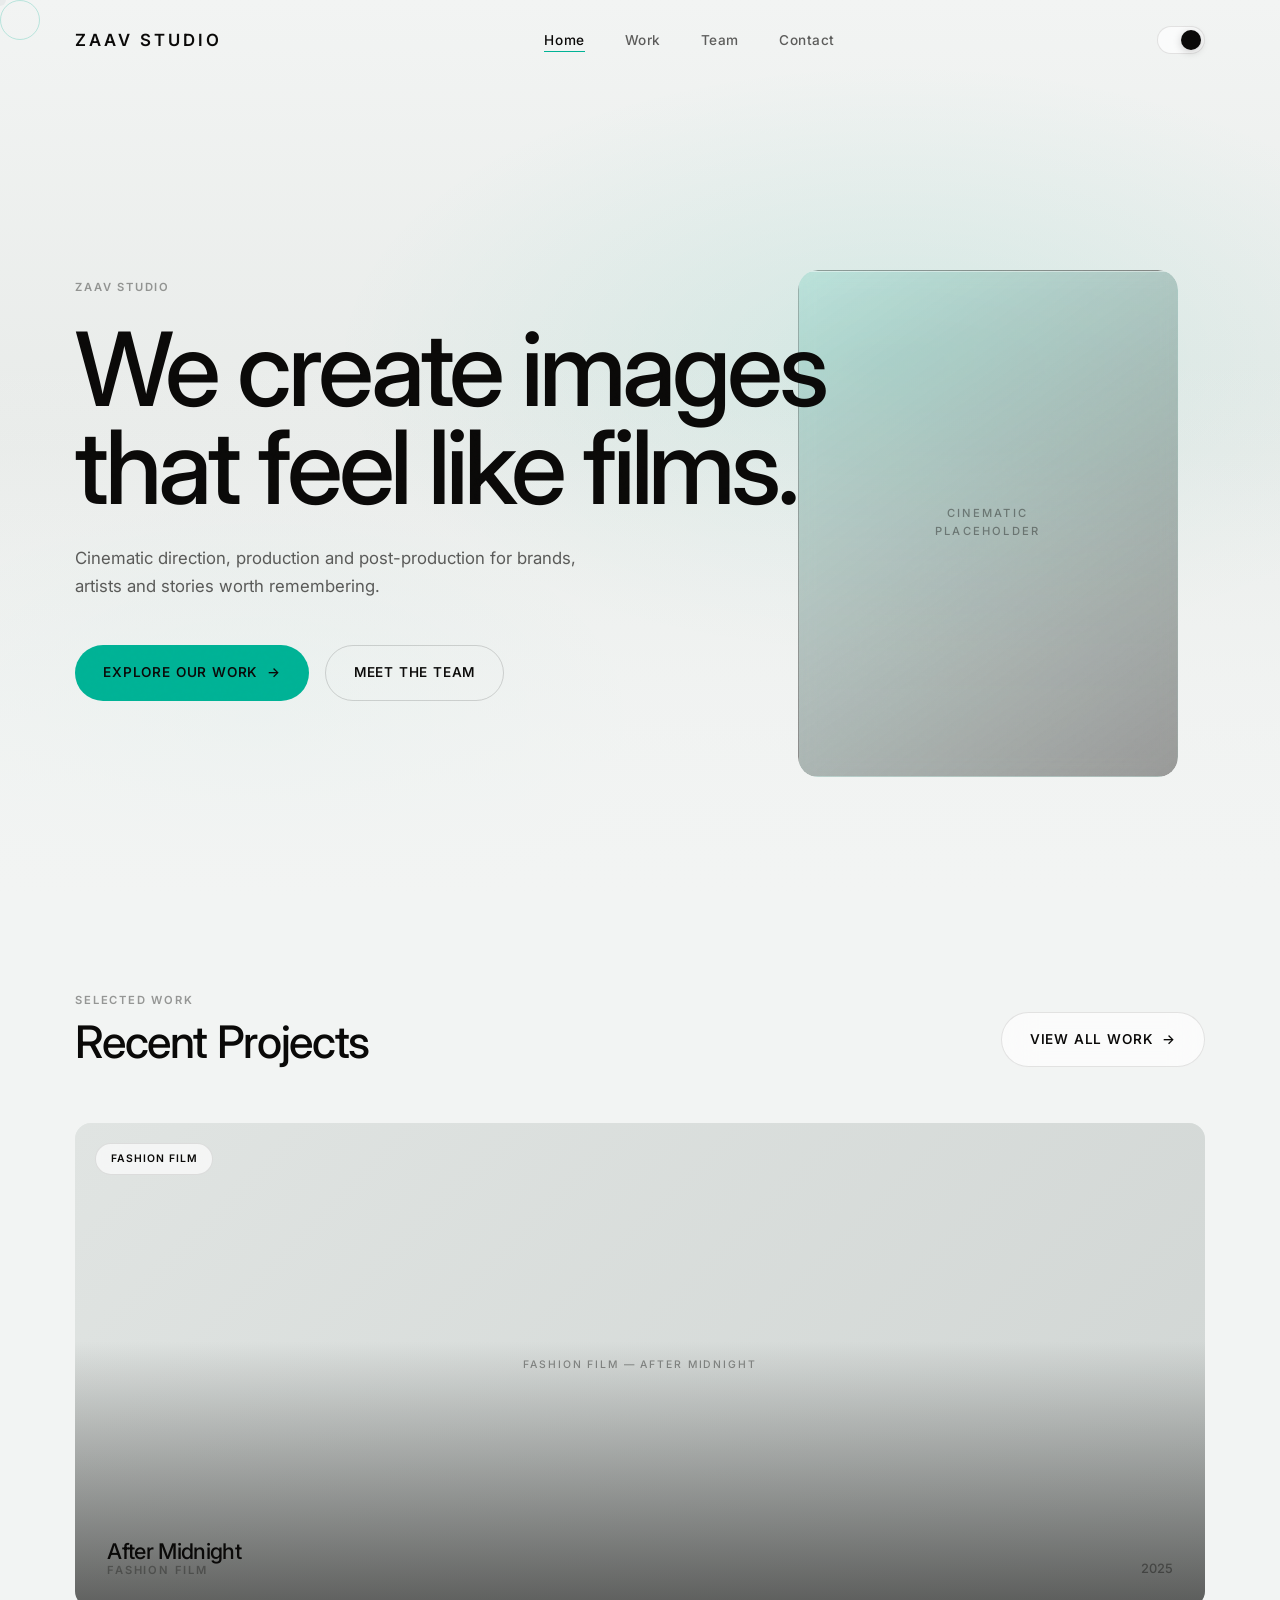
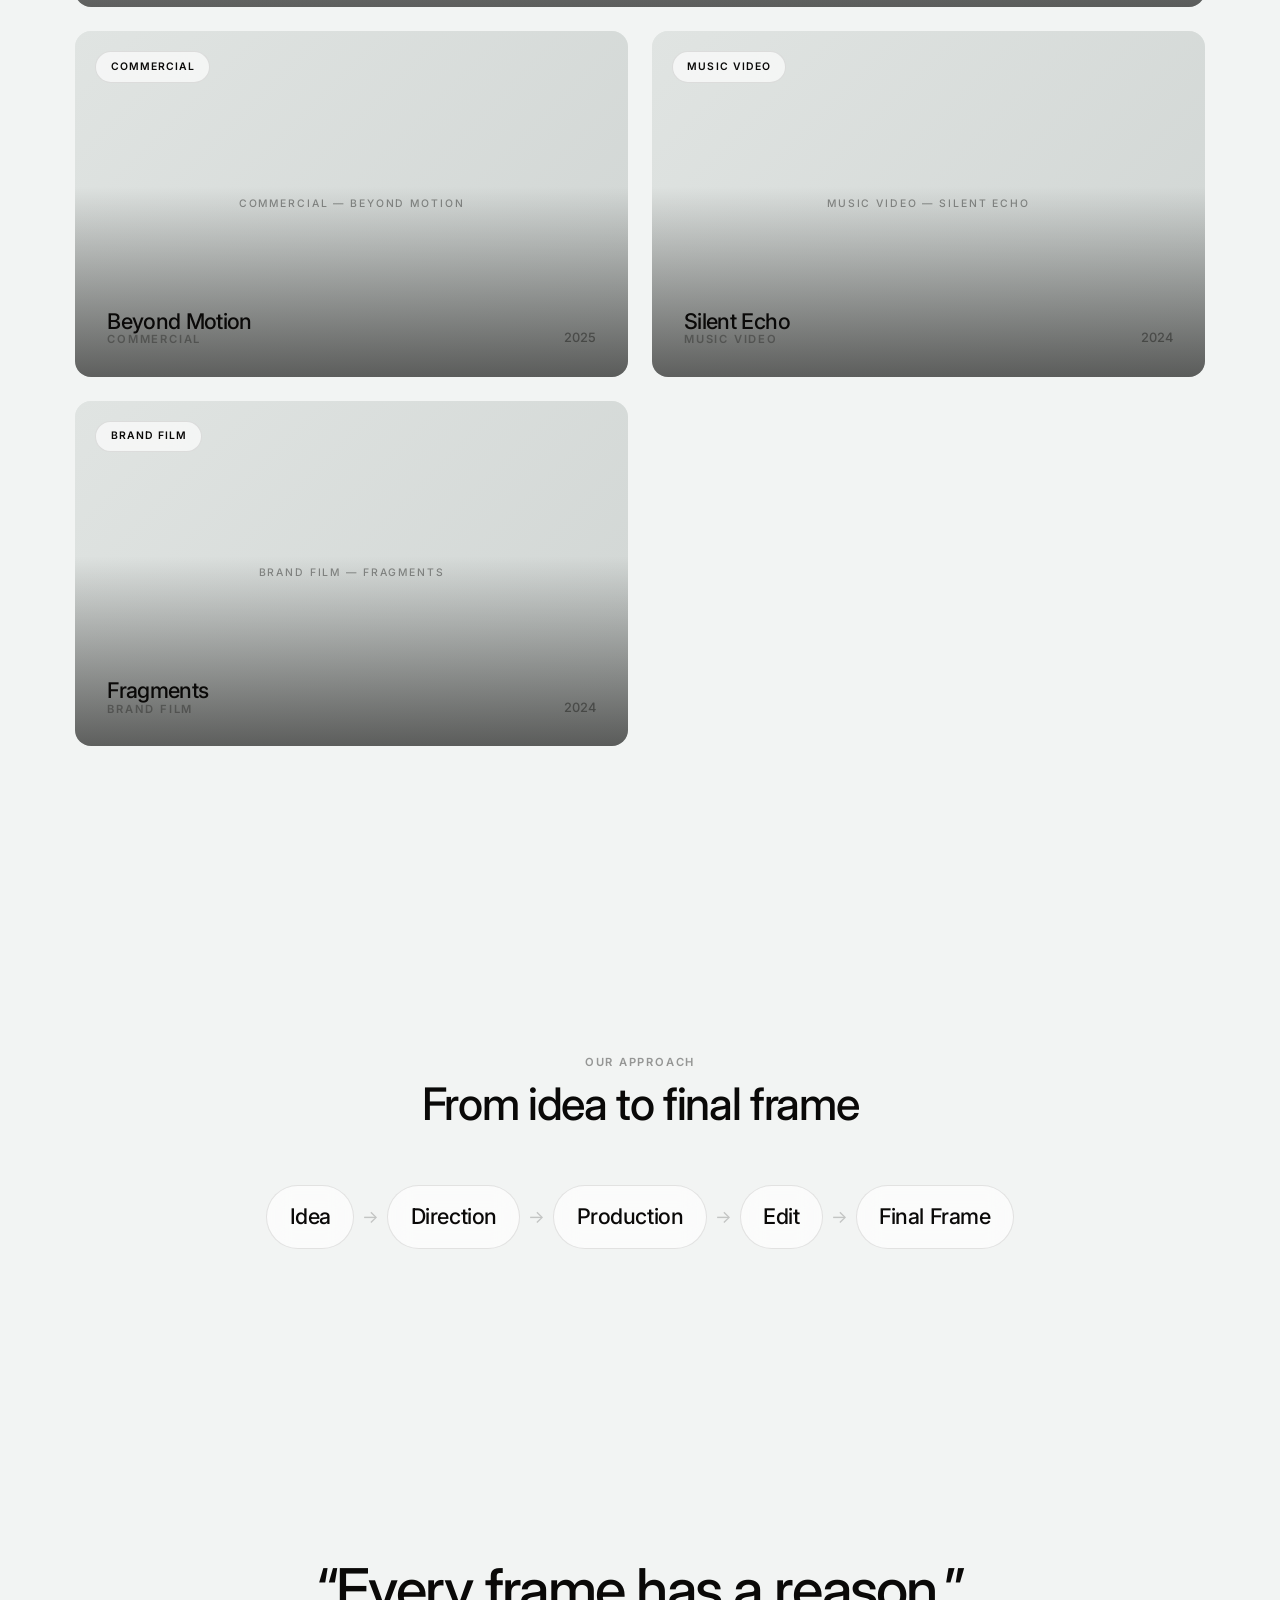
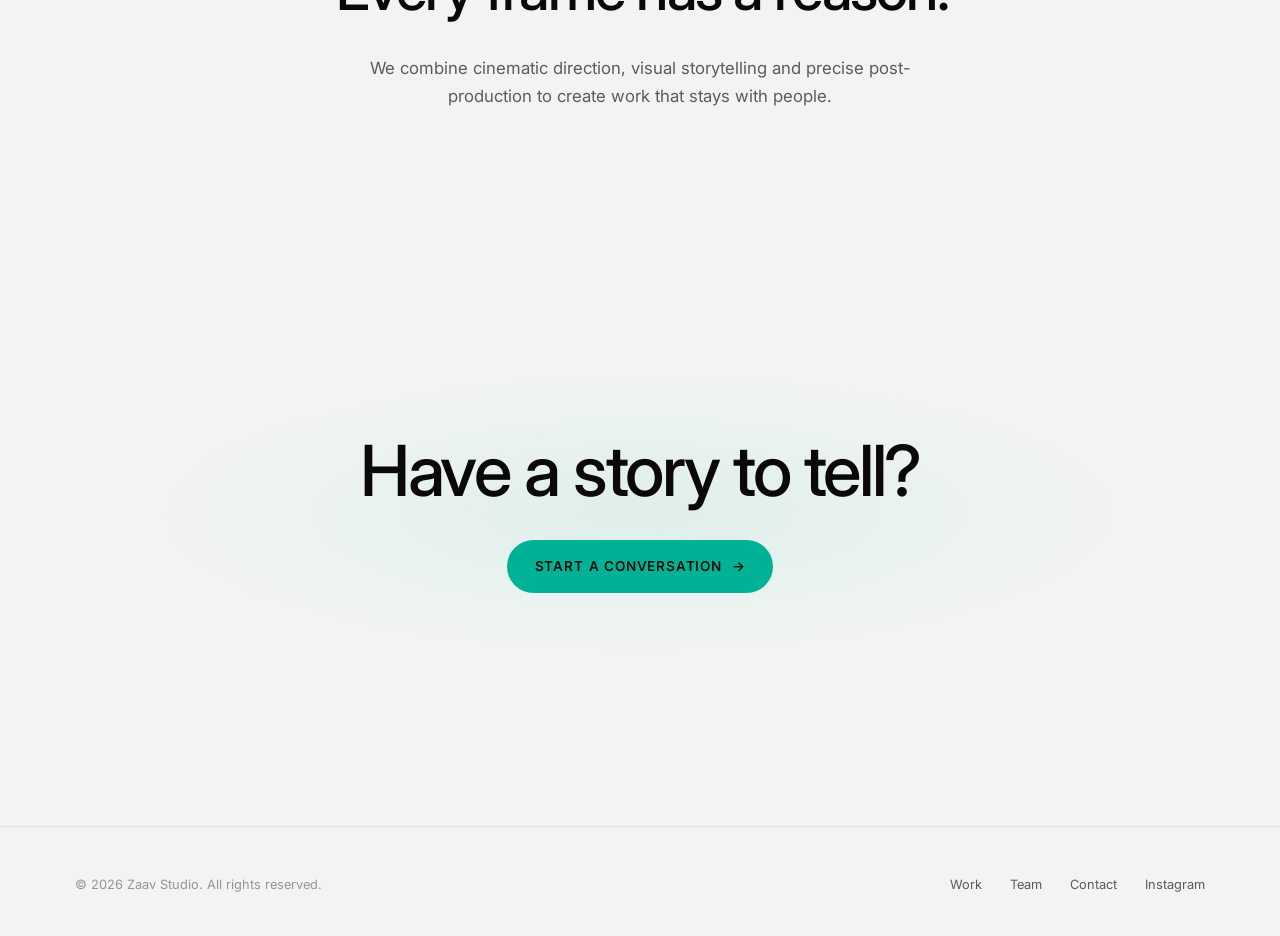
<file: zaav-studio/index.html>
<!DOCTYPE html>
<html lang="en" data-theme="dark">
<head>
  <meta charset="UTF-8">
  <meta name="viewport" content="width=device-width, initial-scale=1.0">
  <title>Zaav Studio — Cinematic Film & Creative Production Studio</title>
  <meta name="description" content="Zaav Studio is a cinematic creative studio specializing in film production, commercial videos, music videos, fashion films, and visual storytelling.">
  <meta name="keywords" content="film production, commercial video, music video, fashion film, cinematic, post-production, creative direction">
  <link rel="canonical" href="https://zaav.studio/">

  <!-- Open Graph -->
  <meta property="og:type" content="website">
  <meta property="og:title" content="Zaav Studio — Cinematic Film & Creative Production Studio">
  <meta property="og:description" content="We create images that feel like films. Cinematic direction, production and post-production for brands, artists and stories worth remembering.">
  <meta property="og:url" content="https://zaav.studio/">
  <meta property="og:site_name" content="Zaav Studio">
  <meta property="og:image" content="https://zaav.studio/assets/images/og-image.jpg">

  <!-- Twitter -->
  <meta name="twitter:card" content="summary_large_image">
  <meta name="twitter:title" content="Zaav Studio — Cinematic Film & Creative Production">
  <meta name="twitter:description" content="We create images that feel like films.">
  <meta name="twitter:image" content="https://zaav.studio/assets/images/og-image.jpg">

  <!-- Fonts -->
  <link rel="preconnect" href="https://fonts.googleapis.com">
  <link rel="preconnect" href="https://fonts.gstatic.com" crossorigin>
  <link href="https://fonts.googleapis.com/css2?family=Inter:wght@400;500;600&display=swap" rel="stylesheet">

  <link rel="stylesheet" href="css/style.css">
  <link rel="stylesheet" href="css/responsive.css">

  <!-- Structured Data -->
  <script type="application/ld+json">
  {
    "@context": "https://schema.org",
    "@type": "Organization",
    "name": "Zaav Studio",
    "description": "Cinematic creative studio focused on film production, commercial videos, music videos and visual storytelling.",
    "url": "https://zaav.studio",
    "logo": "https://zaav.studio/assets/images/logo.svg",
    "sameAs": [
      "https://instagram.com/zaavstudio",
      "https://youtube.com/@zaavstudio"
    ],
    "contactPoint": {
      "@type": "ContactPoint",
      "email": "hello@zaav.studio",
      "contactType": "creative inquiries"
    }
  }
  </script>
</head>
<body>
  <div class="grain" aria-hidden="true"></div>

  <!-- Navigation -->
  <header class="nav">
    <div class="nav-inner">
      <a href="index.html" class="logo">Zaav Studio</a>
      <nav>
        <ul class="nav-links">
          <li><a href="index.html" class="active">Home</a></li>
          <li><a href="work.html">Work</a></li>
          <li><a href="team.html">Team</a></li>
          <li><a href="contact.html">Contact</a></li>
        </ul>
      </nav>
      <div class="nav-actions">
        <button class="theme-toggle" aria-label="Toggle dark / light mode"></button>
        <button class="nav-toggle" aria-label="Open menu">
          <span></span><span></span><span></span>
        </button>
      </div>
    </div>
  </header>

  <main>
    <!-- HERO -->
    <section class="hero">
      <div class="hero-bg">
        <div class="hero-placeholder" aria-hidden="true"></div>
      </div>
      <div class="container">
        <div class="hero-content">
          <p class="label hero-label">Zaav Studio</p>
          <h1 class="display-xl">We create images<br>that feel like films.</h1>
          <p class="body-lg hero-sub">Cinematic direction, production and post-production for brands, artists and stories worth remembering.</p>
          <div class="hero-ctas">
            <a href="work.html" class="btn btn-primary btn-arrow">Explore Our Work</a>
            <a href="team.html" class="btn btn-secondary">Meet The Team</a>
          </div>
        </div>
      </div>
      <div class="hero-float" aria-hidden="true">
        <div class="hero-float-inner glass"></div>
      </div>
    </section>

    <!-- SELECTED WORK -->
    <section class="section work-preview">
      <div class="container">
        <div class="section-header reveal">
          <div>
            <p class="label">Selected Work</p>
            <h2 class="display-md">Recent Projects</h2>
          </div>
          <a href="work.html" class="btn btn-glass btn-arrow">View All Work</a>
        </div>

        <div class="work-grid">
          <!-- Project 01 -->
          <article class="work-card large reveal"
            data-title="After Midnight"
            data-category="Fashion"
            data-year="2025"
            data-client="Maison Noir"
            data-director="Arman Vaziri"
            data-editor="Nika Rahimi"
            data-desc="A nocturnal fashion film exploring movement, light and the quiet tension between body and fabric after dark.">
            <div class="work-card-media">
              <div class="work-placeholder"><span>FASHION FILM — AFTER MIDNIGHT</span></div>
              <div class="work-card-overlay"></div>
              <span class="work-tag">Fashion Film</span>
            </div>
            <div class="work-card-meta">
              <div class="work-card-info">
                <h3>After Midnight</h3>
                <p class="label">Fashion Film</p>
              </div>
              <span class="work-card-year">2025</span>
            </div>
          </article>

          <!-- Project 02 -->
          <article class="work-card reveal reveal-delay-1"
            data-title="Beyond Motion"
            data-category="Commercial"
            data-year="2025"
            data-client="Aether Athletics"
            data-director="Kian Mehr"
            data-editor="Nika Rahimi"
            data-desc="High-energy commercial capturing the precision and power of elite athletes in motion.">
            <div class="work-card-media">
              <div class="work-placeholder"><span>COMMERCIAL — BEYOND MOTION</span></div>
              <div class="work-card-overlay"></div>
              <span class="work-tag">Commercial</span>
            </div>
            <div class="work-card-meta">
              <div class="work-card-info">
                <h3>Beyond Motion</h3>
                <p class="label">Commercial</p>
              </div>
              <span class="work-card-year">2025</span>
            </div>
          </article>

          <!-- Project 03 -->
          <article class="work-card reveal reveal-delay-2"
            data-title="Silent Echo"
            data-category="Music Video"
            data-year="2024"
            data-client="Liora Vale"
            data-director="Arman Vaziri"
            data-editor="Nika Rahimi"
            data-desc="Minimalist music video built around atmosphere, gesture and the space between notes.">
            <div class="work-card-media">
              <div class="work-placeholder"><span>MUSIC VIDEO — SILENT ECHO</span></div>
              <div class="work-card-overlay"></div>
              <span class="work-tag">Music Video</span>
            </div>
            <div class="work-card-meta">
              <div class="work-card-info">
                <h3>Silent Echo</h3>
                <p class="label">Music Video</p>
              </div>
              <span class="work-card-year">2024</span>
            </div>
          </article>

          <!-- Project 04 -->
          <article class="work-card reveal reveal-delay-3"
            data-title="Fragments"
            data-category="Brand Film"
            data-year="2024"
            data-client="Studio Form"
            data-director="Kian Mehr"
            data-editor="Nika Rahimi"
            data-desc="Brand film exploring material, process and the quiet poetry of craftsmanship.">
            <div class="work-card-media">
              <div class="work-placeholder"><span>BRAND FILM — FRAGMENTS</span></div>
              <div class="work-card-overlay"></div>
              <span class="work-tag">Brand Film</span>
            </div>
            <div class="work-card-meta">
              <div class="work-card-info">
                <h3>Fragments</h3>
                <p class="label">Brand Film</p>
              </div>
              <span class="work-card-year">2024</span>
            </div>
          </article>
        </div>
      </div>
    </section>

    <!-- OUR APPROACH -->
    <section class="section approach">
      <div class="container">
        <div class="reveal">
          <p class="label">Our Approach</p>
          <h2 class="display-md" style="margin-top:0.5rem;">From idea to final frame</h2>
        </div>
        <div class="approach-steps reveal reveal-delay-1">
          <div class="approach-step">
            <span class="step-label">Idea</span>
            <span class="step-arrow">→</span>
          </div>
          <div class="approach-step">
            <span class="step-label">Direction</span>
            <span class="step-arrow">→</span>
          </div>
          <div class="approach-step">
            <span class="step-label">Production</span>
            <span class="step-arrow">→</span>
          </div>
          <div class="approach-step">
            <span class="step-label">Edit</span>
            <span class="step-arrow">→</span>
          </div>
          <div class="approach-step">
            <span class="step-label">Final Frame</span>
          </div>
        </div>
      </div>
    </section>

    <!-- STUDIO STATEMENT -->
    <section class="section">
      <div class="container">
        <div class="statement reveal">
          <blockquote>“Every frame has a reason.”</blockquote>
          <p class="body-lg">We combine cinematic direction, visual storytelling and precise post-production to create work that stays with people.</p>
        </div>
      </div>
    </section>

    <!-- FINAL CTA -->
    <section class="final-cta">
      <div class="container reveal">
        <h2 class="display-lg">Have a story to tell?</h2>
        <a href="contact.html" class="btn btn-primary btn-arrow">Start a Conversation</a>
      </div>
    </section>
  </main>

  <!-- Footer -->
  <footer class="footer">
    <div class="container footer-inner">
      <p class="footer-copy">© 2026 Zaav Studio. All rights reserved.</p>
      <div class="footer-links">
        <a href="work.html">Work</a>
        <a href="team.html">Team</a>
        <a href="contact.html">Contact</a>
        <a href="https://instagram.com/zaavstudio" target="_blank" rel="noopener">Instagram</a>
      </div>
    </div>
  </footer>

  <!-- Project Modal (shared) -->
  <div class="modal-overlay" role="dialog" aria-modal="true" aria-labelledby="modal-title">
    <div class="modal">
      <button class="modal-close" aria-label="Close">×</button>
      <div class="modal-media">
        <span class="label">MEDIA PLACEHOLDER</span>
      </div>
      <div class="modal-body">
        <h2 class="modal-title display-md" id="modal-title">Project</h2>
        <p class="modal-desc body-md"></p>
        <div class="modal-credits"></div>
      </div>
    </div>
  </div>

  <script src="js/theme.js"></script>
  <script src="js/main.js"></script>
  <script src="js/animations.js"></script>
</body>
</html>
</file>
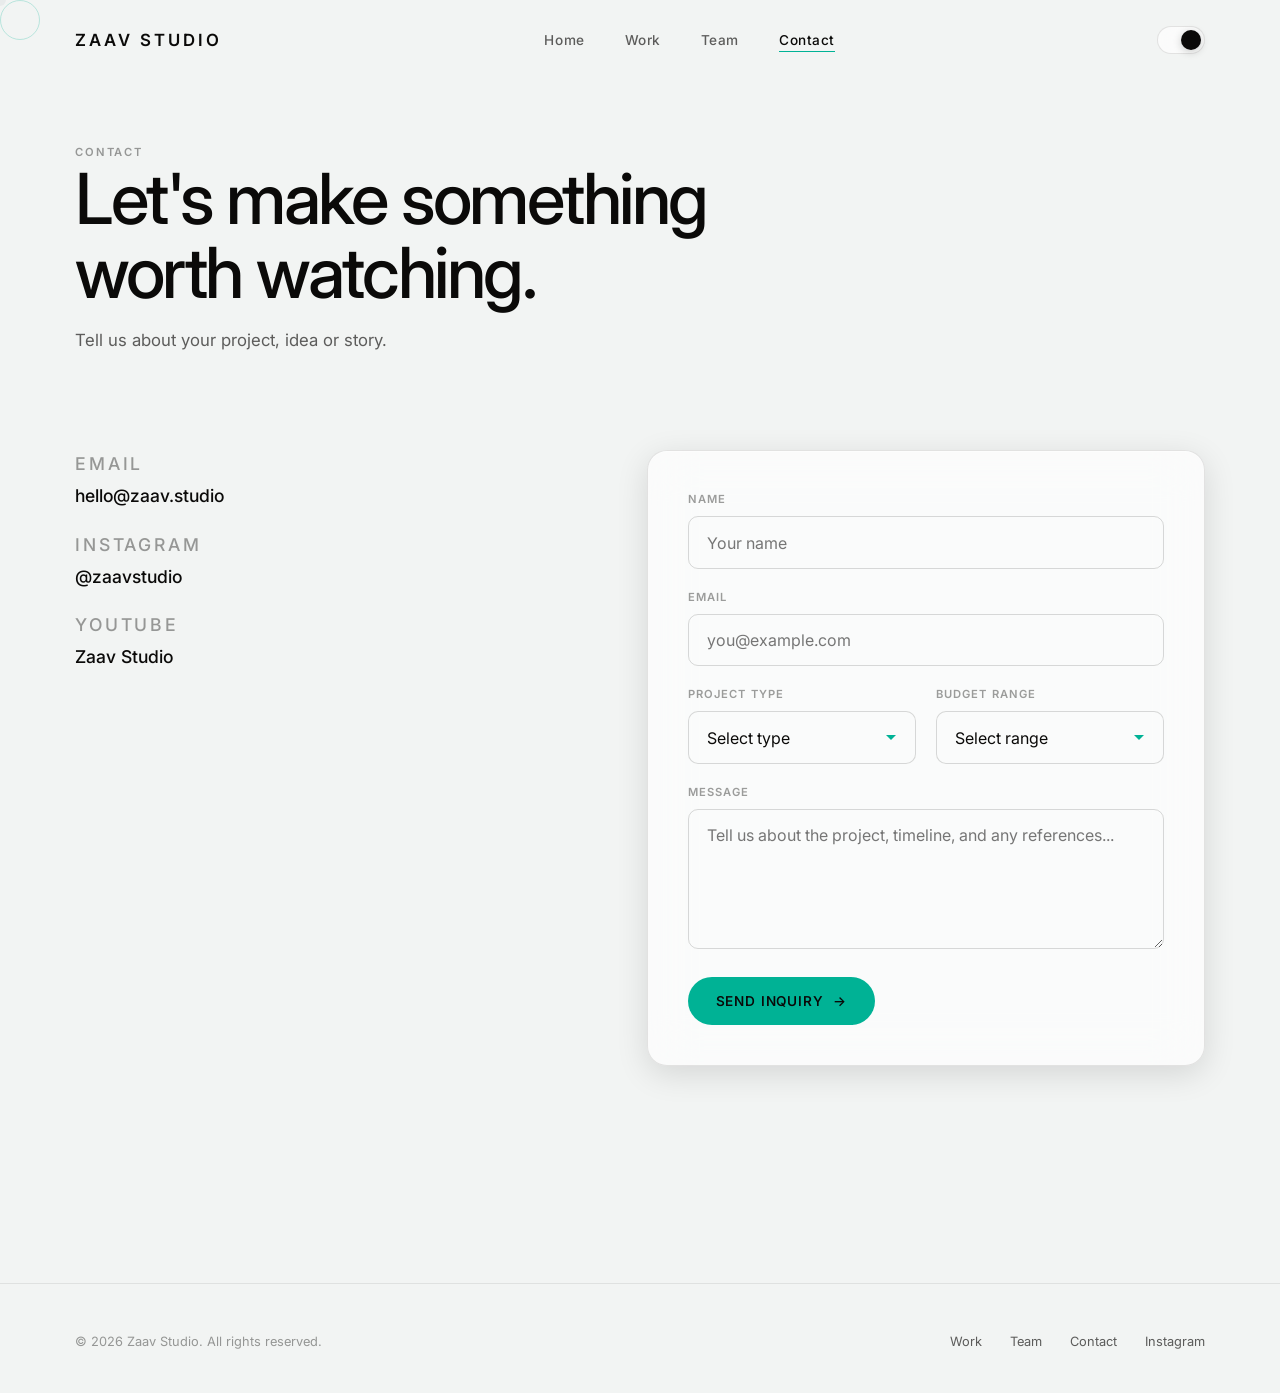
<file: zaav-studio/contact.html>
<!DOCTYPE html>
<html lang="en" data-theme="dark">
<head>
  <meta charset="UTF-8">
  <meta name="viewport" content="width=device-width, initial-scale=1.0">
  <title>Contact — Zaav Studio | Let's Make Something Worth Watching</title>
  <meta name="description" content="Tell us about your project, idea or story. Contact Zaav Studio for film production, commercials, music videos and creative direction.">
  <link rel="canonical" href="https://zaav.studio/contact.html">

  <meta property="og:type" content="website">
  <meta property="og:title" content="Contact — Zaav Studio">
  <meta property="og:description" content="Let's make something worth watching. Tell us about your project.">
  <meta property="og:url" content="https://zaav.studio/contact.html">
  <meta property="og:image" content="https://zaav.studio/assets/images/og-image.jpg">

  <meta name="twitter:card" content="summary_large_image">
  <meta name="twitter:title" content="Contact — Zaav Studio">
  <meta name="twitter:description" content="Let's make something worth watching.">

  <link rel="preconnect" href="https://fonts.googleapis.com">
  <link rel="preconnect" href="https://fonts.gstatic.com" crossorigin>
  <link href="https://fonts.googleapis.com/css2?family=Inter:wght@400;500;600&display=swap" rel="stylesheet">

  <link rel="stylesheet" href="css/style.css">
  <link rel="stylesheet" href="css/responsive.css">
</head>
<body>
  <div class="grain" aria-hidden="true"></div>

  <header class="nav">
    <div class="nav-inner">
      <a href="index.html" class="logo">Zaav Studio</a>
      <nav>
        <ul class="nav-links">
          <li><a href="index.html">Home</a></li>
          <li><a href="work.html">Work</a></li>
          <li><a href="team.html">Team</a></li>
          <li><a href="contact.html" class="active">Contact</a></li>
        </ul>
      </nav>
      <div class="nav-actions">
        <button class="theme-toggle" aria-label="Toggle dark / light mode"></button>
        <button class="nav-toggle" aria-label="Open menu">
          <span></span><span></span><span></span>
        </button>
      </div>
    </div>
  </header>

  <main>
    <section class="page-hero">
      <div class="container">
        <p class="label reveal">Contact</p>
        <h1 class="display-lg reveal reveal-delay-1">Let's make something<br>worth watching.</h1>
        <p class="body-lg reveal reveal-delay-2" style="max-width:480px;margin-top:1rem;">Tell us about your project, idea or story.</p>
      </div>
    </section>

    <section class="section" style="padding-top:1rem;">
      <div class="container">
        <div class="contact-layout">
          <!-- Info -->
          <div class="contact-info reveal">
            <div class="contact-details">
              <a href="mailto:hello@zaav.studio" class="contact-link">
                <span class="label">Email</span>
                <span>hello@zaav.studio</span>
              </a>
              <a href="https://instagram.com/zaavstudio" class="contact-link" target="_blank" rel="noopener">
                <span class="label">Instagram</span>
                <span>@zaavstudio</span>
              </a>
              <a href="https://youtube.com/@zaavstudio" class="contact-link" target="_blank" rel="noopener">
                <span class="label">YouTube</span>
                <span>Zaav Studio</span>
              </a>
            </div>
          </div>

          <!-- Form -->
          <div class="contact-form-wrap reveal reveal-delay-1">
            <form class="contact-form glass" action="#" method="post">
              <div class="form-group">
                <label for="name">Name</label>
                <input type="text" id="name" name="name" required placeholder="Your name" autocomplete="name">
              </div>

              <div class="form-group">
                <label for="email">Email</label>
                <input type="email" id="email" name="email" required placeholder="you@example.com" autocomplete="email">
              </div>

              <div class="form-row">
                <div class="form-group">
                  <label for="project-type">Project Type</label>
                  <select id="project-type" name="project-type" required>
                    <option value="" disabled selected>Select type</option>
                    <option value="film">Film / Narrative</option>
                    <option value="commercial">Commercial</option>
                    <option value="music-video">Music Video</option>
                    <option value="fashion">Fashion Film</option>
                    <option value="brand">Brand Film</option>
                    <option value="editing">Editing / Post</option>
                    <option value="other">Other</option>
                  </select>
                </div>
                <div class="form-group">
                  <label for="budget">Budget Range</label>
                  <select id="budget" name="budget">
                    <option value="" disabled selected>Select range</option>
                    <option value="under-10k">Under $10k</option>
                    <option value="10-25k">$10k – $25k</option>
                    <option value="25-50k">$25k – $50k</option>
                    <option value="50-100k">$50k – $100k</option>
                    <option value="100k-plus">$100k+</option>
                    <option value="tbd">To be discussed</option>
                  </select>
                </div>
              </div>

              <div class="form-group">
                <label for="message">Message</label>
                <textarea id="message" name="message" required placeholder="Tell us about the project, timeline, and any references..."></textarea>
              </div>

              <button type="submit" class="btn btn-primary btn-arrow" style="align-self:flex-start;margin-top:0.5rem;">Send Inquiry</button>
            </form>
          </div>
        </div>
      </div>
    </section>
  </main>

  <footer class="footer">
    <div class="container footer-inner">
      <p class="footer-copy">© 2026 Zaav Studio. All rights reserved.</p>
      <div class="footer-links">
        <a href="work.html">Work</a>
        <a href="team.html">Team</a>
        <a href="contact.html">Contact</a>
        <a href="https://instagram.com/zaavstudio" target="_blank" rel="noopener">Instagram</a>
      </div>
    </div>
  </footer>

  <script src="js/theme.js"></script>
  <script src="js/main.js"></script>
  <script src="js/animations.js"></script>
</body>
</html>
</file>
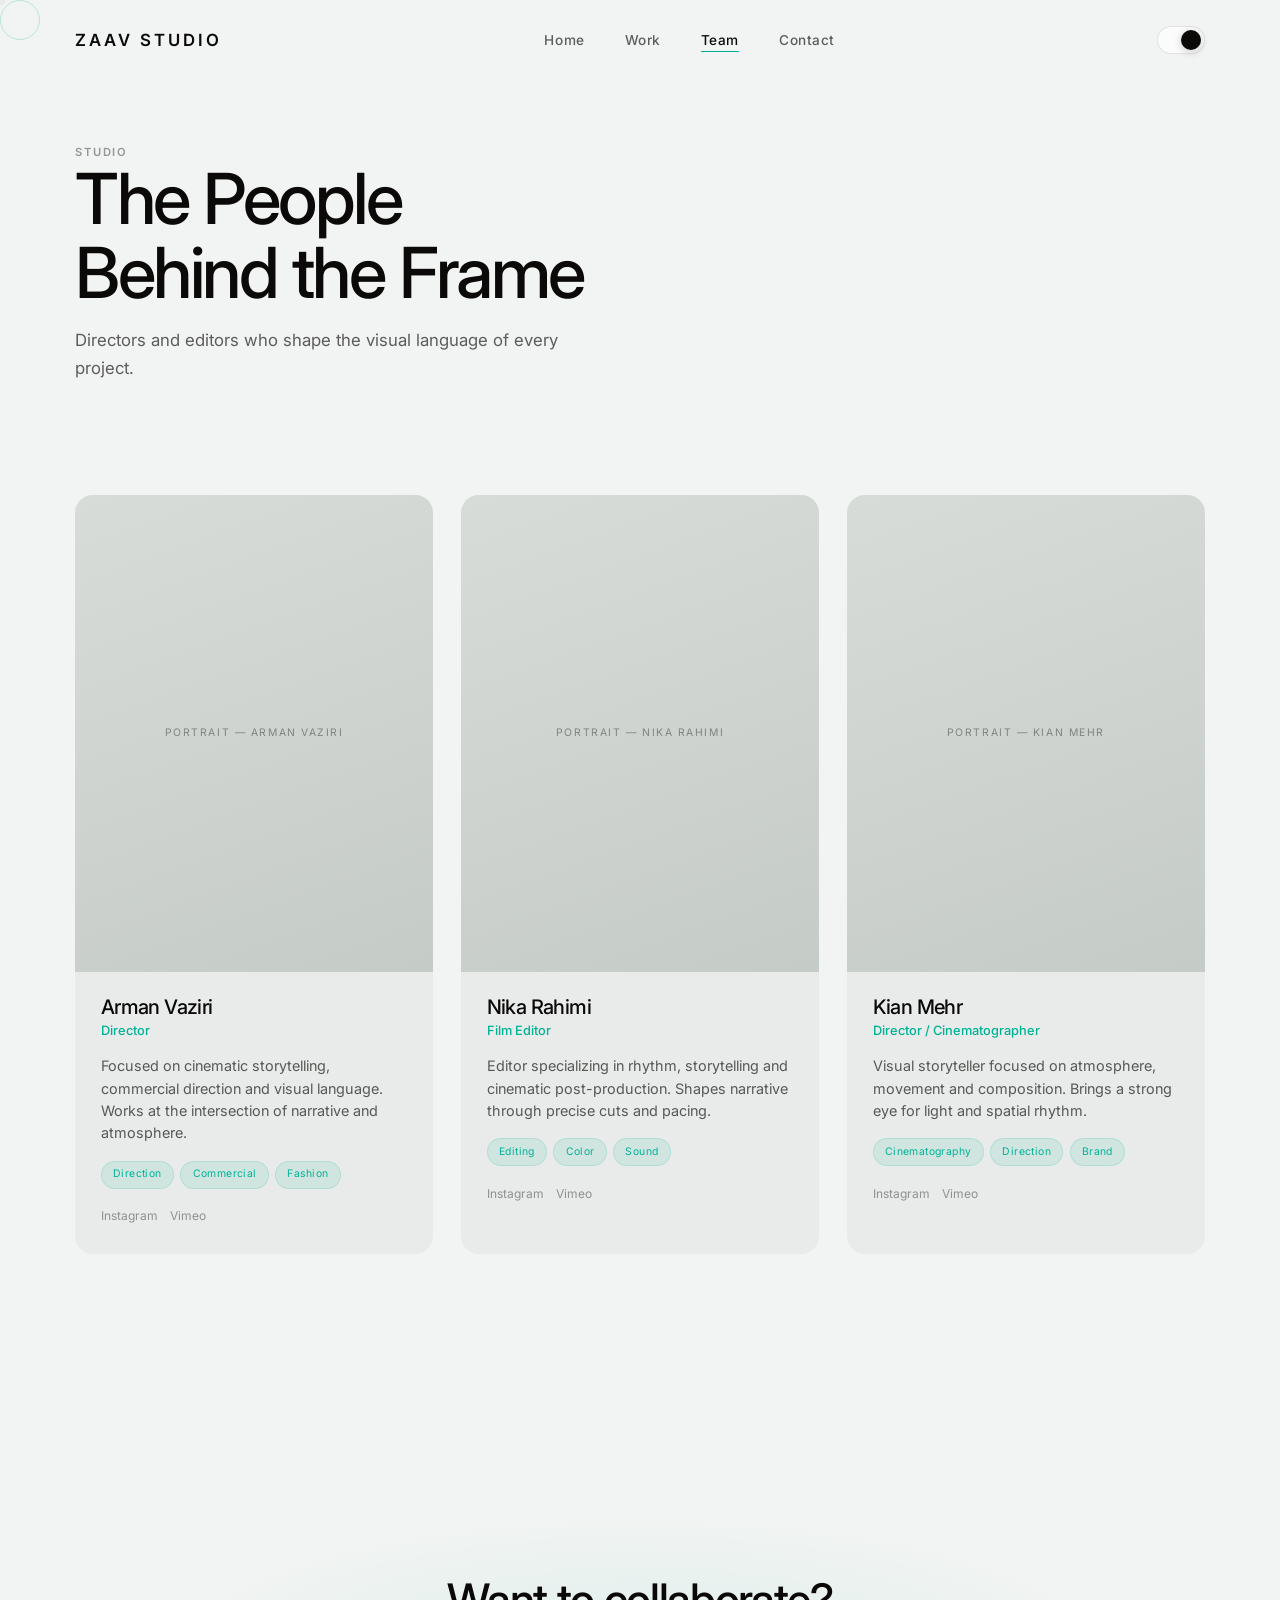
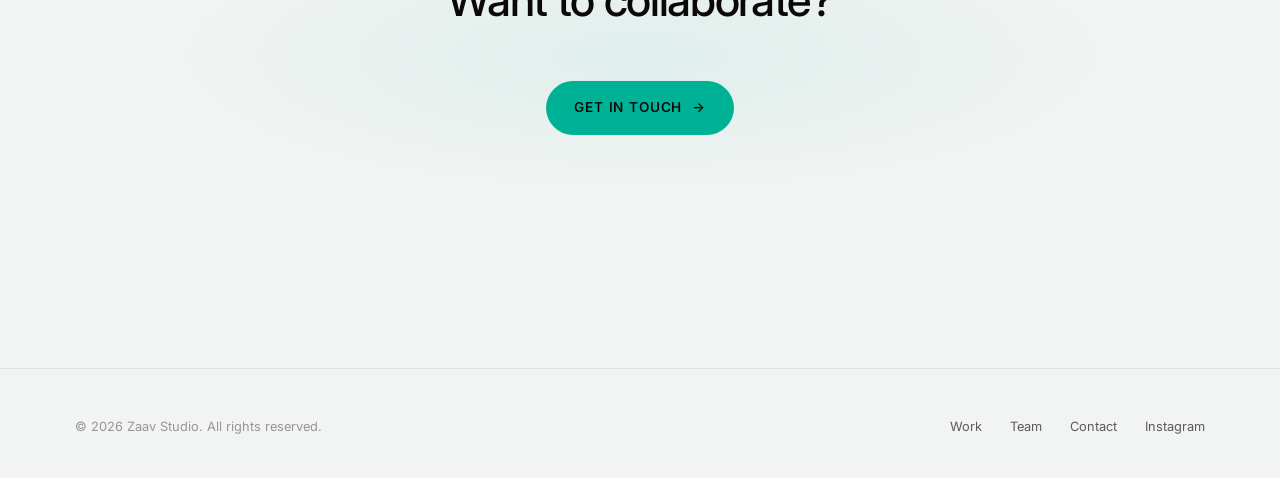
<file: zaav-studio/team.html>
<!DOCTYPE html>
<html lang="en" data-theme="dark">
<head>
  <meta charset="UTF-8">
  <meta name="viewport" content="width=device-width, initial-scale=1.0">
  <title>Team — Zaav Studio | The People Behind the Frame</title>
  <meta name="description" content="Meet the directors, editors and visual storytellers behind Zaav Studio.">
  <link rel="canonical" href="https://zaav.studio/team.html">

  <meta property="og:type" content="website">
  <meta property="og:title" content="Team — Zaav Studio">
  <meta property="og:description" content="The people behind the frame. Directors and editors creating cinematic work.">
  <meta property="og:url" content="https://zaav.studio/team.html">
  <meta property="og:image" content="https://zaav.studio/assets/images/og-image.jpg">

  <meta name="twitter:card" content="summary_large_image">
  <meta name="twitter:title" content="Team — Zaav Studio">
  <meta name="twitter:description" content="The people behind the frame.">

  <link rel="preconnect" href="https://fonts.googleapis.com">
  <link rel="preconnect" href="https://fonts.gstatic.com" crossorigin>
  <link href="https://fonts.googleapis.com/css2?family=Inter:wght@400;500;600&display=swap" rel="stylesheet">

  <link rel="stylesheet" href="css/style.css">
  <link rel="stylesheet" href="css/responsive.css">
</head>
<body>
  <div class="grain" aria-hidden="true"></div>

  <header class="nav">
    <div class="nav-inner">
      <a href="index.html" class="logo">Zaav Studio</a>
      <nav>
        <ul class="nav-links">
          <li><a href="index.html">Home</a></li>
          <li><a href="work.html">Work</a></li>
          <li><a href="team.html" class="active">Team</a></li>
          <li><a href="contact.html">Contact</a></li>
        </ul>
      </nav>
      <div class="nav-actions">
        <button class="theme-toggle" aria-label="Toggle dark / light mode"></button>
        <button class="nav-toggle" aria-label="Open menu">
          <span></span><span></span><span></span>
        </button>
      </div>
    </div>
  </header>

  <main>
    <section class="page-hero">
      <div class="container">
        <p class="label reveal">Studio</p>
        <h1 class="display-lg reveal reveal-delay-1">The People<br>Behind the Frame</h1>
        <p class="body-lg reveal reveal-delay-2" style="max-width:520px;margin-top:1rem;">Directors and editors who shape the visual language of every project.</p>
      </div>
    </section>

    <section class="section" style="padding-top:1rem;">
      <div class="container">
        <div class="team-grid">
          <!-- Arman -->
          <article class="team-card reveal">
            <div class="team-portrait">
              <div class="team-placeholder"><span>PORTRAIT — ARMAN VAZIRI</span></div>
            </div>
            <div class="team-info">
              <h3>Arman Vaziri</h3>
              <p class="team-role">Director</p>
              <p class="team-bio">Focused on cinematic storytelling, commercial direction and visual language. Works at the intersection of narrative and atmosphere.</p>
              <div class="team-specialties">
                <span class="spec-tag">Direction</span>
                <span class="spec-tag">Commercial</span>
                <span class="spec-tag">Fashion</span>
              </div>
              <div class="team-socials">
                <a href="#" target="_blank" rel="noopener">Instagram</a>
                <a href="#" target="_blank" rel="noopener">Vimeo</a>
              </div>
            </div>
          </article>

          <!-- Nika -->
          <article class="team-card reveal reveal-delay-1">
            <div class="team-portrait">
              <div class="team-placeholder"><span>PORTRAIT — NIKA RAHIMI</span></div>
            </div>
            <div class="team-info">
              <h3>Nika Rahimi</h3>
              <p class="team-role">Film Editor</p>
              <p class="team-bio">Editor specializing in rhythm, storytelling and cinematic post-production. Shapes narrative through precise cuts and pacing.</p>
              <div class="team-specialties">
                <span class="spec-tag">Editing</span>
                <span class="spec-tag">Color</span>
                <span class="spec-tag">Sound</span>
              </div>
              <div class="team-socials">
                <a href="#" target="_blank" rel="noopener">Instagram</a>
                <a href="#" target="_blank" rel="noopener">Vimeo</a>
              </div>
            </div>
          </article>

          <!-- Kian -->
          <article class="team-card reveal reveal-delay-2">
            <div class="team-portrait">
              <div class="team-placeholder"><span>PORTRAIT — KIAN MEHR</span></div>
            </div>
            <div class="team-info">
              <h3>Kian Mehr</h3>
              <p class="team-role">Director / Cinematographer</p>
              <p class="team-bio">Visual storyteller focused on atmosphere, movement and composition. Brings a strong eye for light and spatial rhythm.</p>
              <div class="team-specialties">
                <span class="spec-tag">Cinematography</span>
                <span class="spec-tag">Direction</span>
                <span class="spec-tag">Brand</span>
              </div>
              <div class="team-socials">
                <a href="#" target="_blank" rel="noopener">Instagram</a>
                <a href="#" target="_blank" rel="noopener">Vimeo</a>
              </div>
            </div>
          </article>
        </div>
      </div>
    </section>

    <!-- CTA -->
    <section class="final-cta">
      <div class="container reveal">
        <h2 class="display-md">Want to collaborate?</h2>
        <a href="contact.html" class="btn btn-primary btn-arrow" style="margin-top:1.5rem;">Get in Touch</a>
      </div>
    </section>
  </main>

  <footer class="footer">
    <div class="container footer-inner">
      <p class="footer-copy">© 2026 Zaav Studio. All rights reserved.</p>
      <div class="footer-links">
        <a href="work.html">Work</a>
        <a href="team.html">Team</a>
        <a href="contact.html">Contact</a>
        <a href="https://instagram.com/zaavstudio" target="_blank" rel="noopener">Instagram</a>
      </div>
    </div>
  </footer>

  <script src="js/theme.js"></script>
  <script src="js/main.js"></script>
  <script src="js/animations.js"></script>
</body>
</html>
</file>
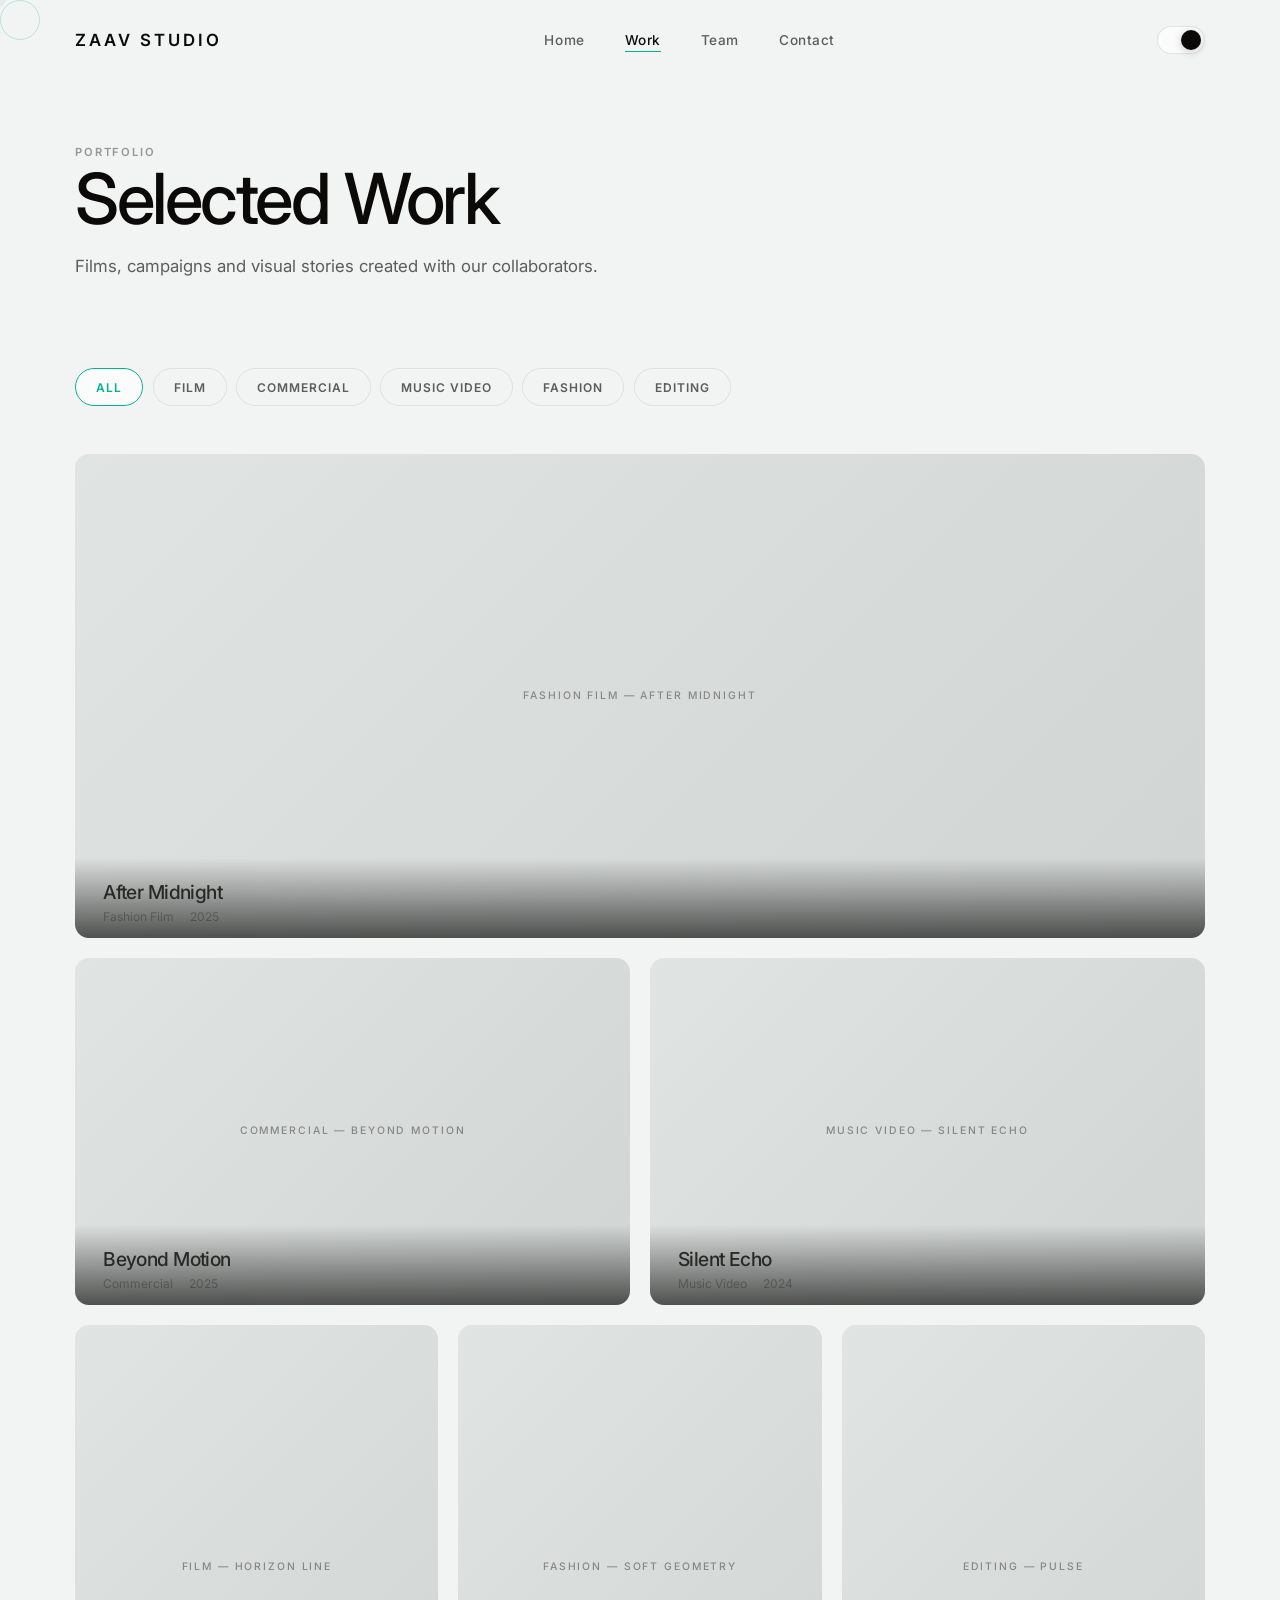
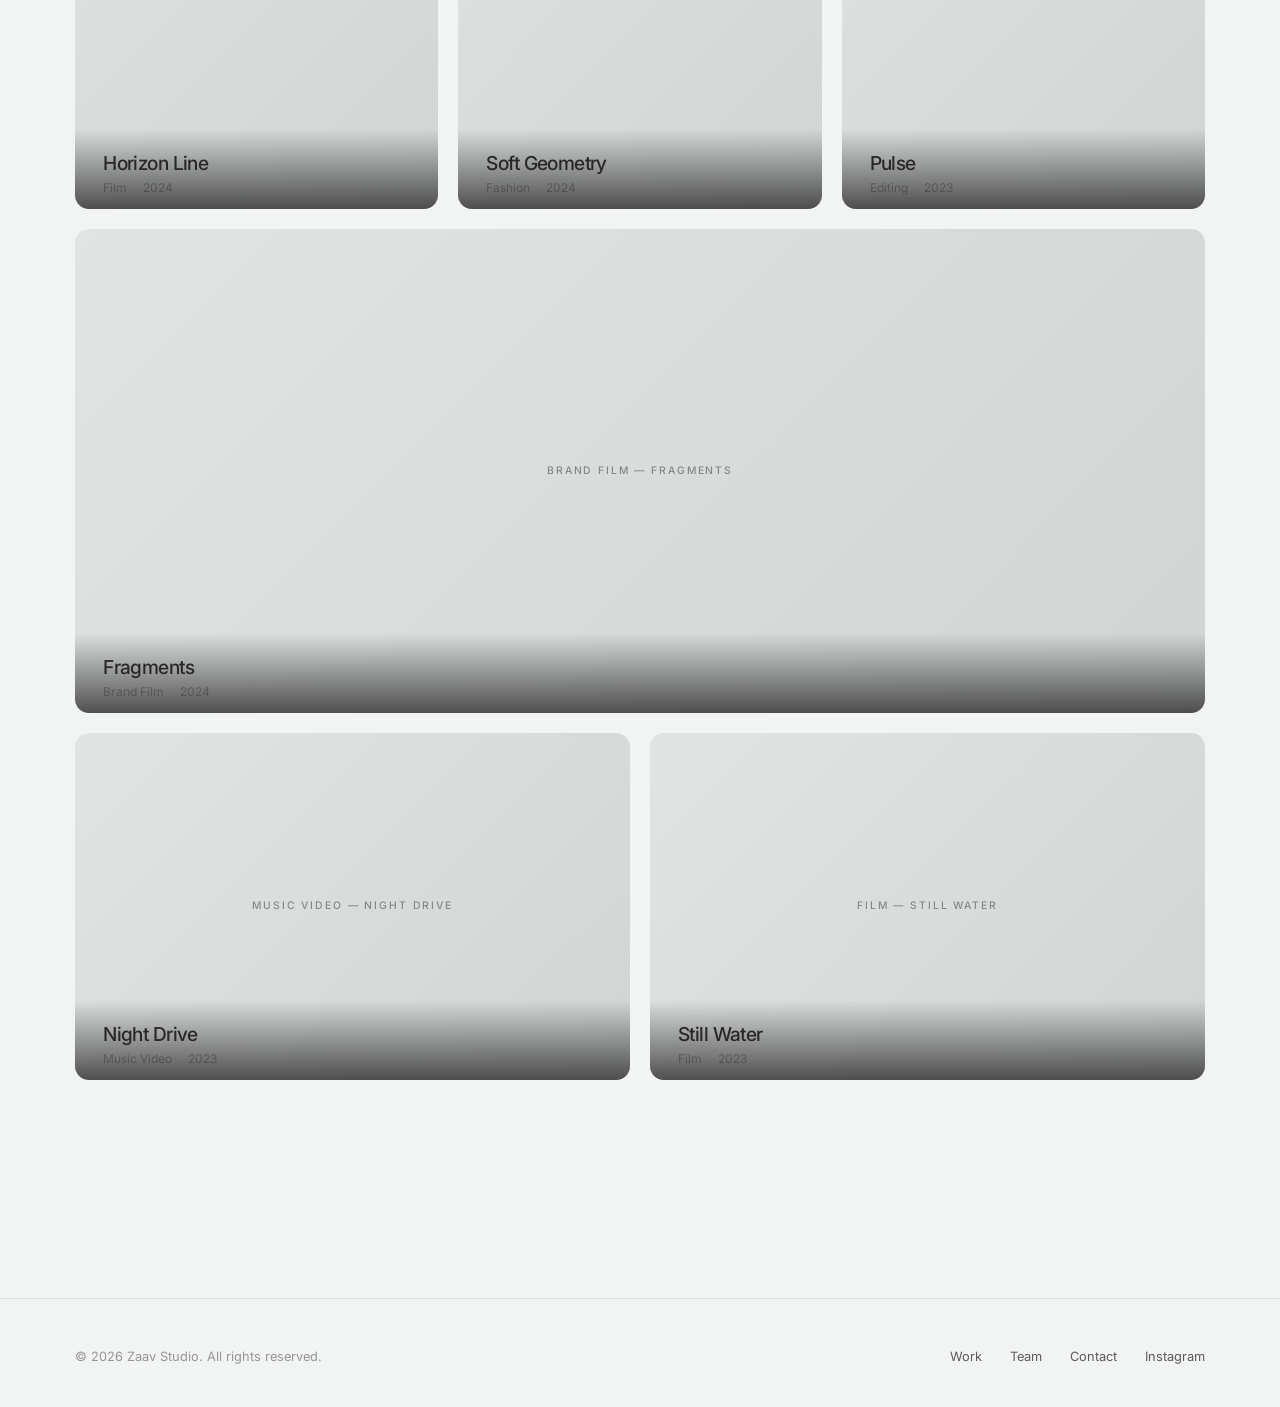
<file: zaav-studio/work.html>
<!DOCTYPE html>
<html lang="en" data-theme="dark">
<head>
  <meta charset="UTF-8">
  <meta name="viewport" content="width=device-width, initial-scale=1.0">
  <title>Work — Zaav Studio | Selected Films & Campaigns</title>
  <meta name="description" content="Explore selected films, commercial campaigns, music videos and fashion films created by Zaav Studio.">
  <link rel="canonical" href="https://zaav.studio/work.html">

  <meta property="og:type" content="website">
  <meta property="og:title" content="Work — Zaav Studio">
  <meta property="og:description" content="Films, campaigns and visual stories created with our collaborators.">
  <meta property="og:url" content="https://zaav.studio/work.html">
  <meta property="og:image" content="https://zaav.studio/assets/images/og-image.jpg">

  <meta name="twitter:card" content="summary_large_image">
  <meta name="twitter:title" content="Work — Zaav Studio">
  <meta name="twitter:description" content="Films, campaigns and visual stories created with our collaborators.">

  <link rel="preconnect" href="https://fonts.googleapis.com">
  <link rel="preconnect" href="https://fonts.gstatic.com" crossorigin>
  <link href="https://fonts.googleapis.com/css2?family=Inter:wght@400;500;600&display=swap" rel="stylesheet">

  <link rel="stylesheet" href="css/style.css">
  <link rel="stylesheet" href="css/responsive.css">
</head>
<body>
  <div class="grain" aria-hidden="true"></div>

  <header class="nav">
    <div class="nav-inner">
      <a href="index.html" class="logo">Zaav Studio</a>
      <nav>
        <ul class="nav-links">
          <li><a href="index.html">Home</a></li>
          <li><a href="work.html" class="active">Work</a></li>
          <li><a href="team.html">Team</a></li>
          <li><a href="contact.html">Contact</a></li>
        </ul>
      </nav>
      <div class="nav-actions">
        <button class="theme-toggle" aria-label="Toggle dark / light mode"></button>
        <button class="nav-toggle" aria-label="Open menu">
          <span></span><span></span><span></span>
        </button>
      </div>
    </div>
  </header>

  <main>
    <section class="page-hero">
      <div class="container">
        <p class="label reveal">Portfolio</p>
        <h1 class="display-lg reveal reveal-delay-1">Selected Work</h1>
        <p class="body-lg reveal reveal-delay-2" style="max-width:540px;margin-top:1rem;">Films, campaigns and visual stories created with our collaborators.</p>
      </div>
    </section>

    <section class="section" style="padding-top:0;">
      <div class="container">
        <!-- Filters -->
        <div class="filters reveal">
          <button class="filter-btn active" data-filter="all">All</button>
          <button class="filter-btn" data-filter="film">Film</button>
          <button class="filter-btn" data-filter="commercial">Commercial</button>
          <button class="filter-btn" data-filter="music-video">Music Video</button>
          <button class="filter-btn" data-filter="fashion">Fashion</button>
          <button class="filter-btn" data-filter="editing">Editing</button>
        </div>

        <!-- Portfolio Grid -->
        <div class="portfolio-grid">
          <!-- 01 Wide -->
          <article class="portfolio-item wide reveal"
            data-category="fashion"
            data-title="After Midnight"
            data-year="2025"
            data-client="Maison Noir"
            data-director="Arman Vaziri"
            data-editor="Nika Rahimi"
            data-desc="A nocturnal fashion film exploring movement, light and the quiet tension between body and fabric after dark.">
            <div class="work-placeholder"><span>FASHION FILM — AFTER MIDNIGHT</span></div>
            <div class="portfolio-meta">
              <h3>After Midnight</h3>
              <div class="meta-row">
                <span>Fashion Film</span>
                <span>2025</span>
              </div>
            </div>
          </article>

          <!-- 02 -->
          <article class="portfolio-item reveal reveal-delay-1"
            data-category="commercial"
            data-title="Beyond Motion"
            data-year="2025"
            data-client="Aether Athletics"
            data-director="Kian Mehr"
            data-editor="Nika Rahimi"
            data-desc="High-energy commercial capturing the precision and power of elite athletes in motion.">
            <div class="work-placeholder"><span>COMMERCIAL — BEYOND MOTION</span></div>
            <div class="portfolio-meta">
              <h3>Beyond Motion</h3>
              <div class="meta-row">
                <span>Commercial</span>
                <span>2025</span>
              </div>
            </div>
          </article>

          <!-- 03 -->
          <article class="portfolio-item reveal reveal-delay-2"
            data-category="music-video"
            data-title="Silent Echo"
            data-year="2024"
            data-client="Liora Vale"
            data-director="Arman Vaziri"
            data-editor="Nika Rahimi"
            data-desc="Minimalist music video built around atmosphere, gesture and the space between notes.">
            <div class="work-placeholder"><span>MUSIC VIDEO — SILENT ECHO</span></div>
            <div class="portfolio-meta">
              <h3>Silent Echo</h3>
              <div class="meta-row">
                <span>Music Video</span>
                <span>2024</span>
              </div>
            </div>
          </article>

          <!-- 04 Tall -->
          <article class="portfolio-item tall reveal"
            data-category="film"
            data-title="Horizon Line"
            data-year="2024"
            data-client="Independent"
            data-director="Arman Vaziri"
            data-editor="Nika Rahimi"
            data-desc="Short film exploring isolation and the landscape as character.">
            <div class="work-placeholder"><span>FILM — HORIZON LINE</span></div>
            <div class="portfolio-meta">
              <h3>Horizon Line</h3>
              <div class="meta-row">
                <span>Film</span>
                <span>2024</span>
              </div>
            </div>
          </article>

          <!-- 05 -->
          <article class="portfolio-item tall reveal reveal-delay-1"
            data-category="fashion"
            data-title="Soft Geometry"
            data-year="2024"
            data-client="Atelier Forme"
            data-director="Kian Mehr"
            data-editor="Nika Rahimi"
            data-desc="Fashion film focused on form, texture and architectural framing of the body.">
            <div class="work-placeholder"><span>FASHION — SOFT GEOMETRY</span></div>
            <div class="portfolio-meta">
              <h3>Soft Geometry</h3>
              <div class="meta-row">
                <span>Fashion</span>
                <span>2024</span>
              </div>
            </div>
          </article>

          <!-- 06 -->
          <article class="portfolio-item tall reveal reveal-delay-2"
            data-category="editing"
            data-title="Pulse"
            data-year="2023"
            data-client="Various"
            data-director="—"
            data-editor="Nika Rahimi"
            data-desc="Editorial and commercial post-production reel highlighting rhythm and narrative clarity.">
            <div class="work-placeholder"><span>EDITING — PULSE</span></div>
            <div class="portfolio-meta">
              <h3>Pulse</h3>
              <div class="meta-row">
                <span>Editing</span>
                <span>2023</span>
              </div>
            </div>
          </article>

          <!-- 07 Wide -->
          <article class="portfolio-item wide reveal"
            data-category="commercial"
            data-title="Fragments"
            data-year="2024"
            data-client="Studio Form"
            data-director="Kian Mehr"
            data-editor="Nika Rahimi"
            data-desc="Brand film exploring material, process and the quiet poetry of craftsmanship.">
            <div class="work-placeholder"><span>BRAND FILM — FRAGMENTS</span></div>
            <div class="portfolio-meta">
              <h3>Fragments</h3>
              <div class="meta-row">
                <span>Brand Film</span>
                <span>2024</span>
              </div>
            </div>
          </article>

          <!-- 08 -->
          <article class="portfolio-item reveal"
            data-category="music-video"
            data-title="Night Drive"
            data-year="2023"
            data-client="Echo & The Void"
            data-director="Arman Vaziri"
            data-editor="Nika Rahimi"
            data-desc="Night-time music video shot almost entirely in practical light and reflection.">
            <div class="work-placeholder"><span>MUSIC VIDEO — NIGHT DRIVE</span></div>
            <div class="portfolio-meta">
              <h3>Night Drive</h3>
              <div class="meta-row">
                <span>Music Video</span>
                <span>2023</span>
              </div>
            </div>
          </article>

          <!-- 09 -->
          <article class="portfolio-item reveal reveal-delay-1"
            data-category="film"
            data-title="Still Water"
            data-year="2023"
            data-client="Independent"
            data-director="Kian Mehr"
            data-editor="Nika Rahimi"
            data-desc="Contemplative short exploring memory through landscape and light.">
            <div class="work-placeholder"><span>FILM — STILL WATER</span></div>
            <div class="portfolio-meta">
              <h3>Still Water</h3>
              <div class="meta-row">
                <span>Film</span>
                <span>2023</span>
              </div>
            </div>
          </article>
        </div>
      </div>
    </section>
  </main>

  <footer class="footer">
    <div class="container footer-inner">
      <p class="footer-copy">© 2026 Zaav Studio. All rights reserved.</p>
      <div class="footer-links">
        <a href="work.html">Work</a>
        <a href="team.html">Team</a>
        <a href="contact.html">Contact</a>
        <a href="https://instagram.com/zaavstudio" target="_blank" rel="noopener">Instagram</a>
      </div>
    </div>
  </footer>

  <!-- Modal -->
  <div class="modal-overlay" role="dialog" aria-modal="true" aria-labelledby="modal-title">
    <div class="modal">
      <button class="modal-close" aria-label="Close">×</button>
      <div class="modal-media">
        <span class="label">MEDIA PLACEHOLDER</span>
      </div>
      <div class="modal-body">
        <h2 class="modal-title display-md" id="modal-title">Project</h2>
        <p class="modal-desc body-md"></p>
        <div class="modal-credits"></div>
      </div>
    </div>
  </div>

  <script src="js/theme.js"></script>
  <script src="js/main.js"></script>
  <script src="js/animations.js"></script>
</body>
</html>
</file>
<file: zaav-studio/css/style.css>
/* ============================================
   ZAAV STUDIO — Premium Cinematic Styles
   ============================================ */

/* CSS Variables — Theme System */
:root {
  /* Brand */
  --primary: #00B295;
  --primary-rgb: 0, 178, 149;
  --light: #F2F4F3;
  --dark: #0A0908;

  /* Dark Mode (default / primary cinematic) */
  --bg: #0A0908;
  --bg-elevated: #141210;
  --bg-soft: #1a1816;
  --text: #F2F4F3;
  --text-muted: rgba(242, 244, 243, 0.65);
  --text-dim: rgba(242, 244, 243, 0.4);
  --border: rgba(242, 244, 243, 0.08);
  --border-strong: rgba(242, 244, 243, 0.15);
  --glass: rgba(20, 18, 16, 0.55);
  --glass-border: rgba(242, 244, 243, 0.1);
  --glass-highlight: rgba(242, 244, 243, 0.06);
  --shadow: 0 20px 60px rgba(0, 0, 0, 0.5);
  --cursor-color: #F2F4F3;
  --grain-opacity: 0.04;

  /* Motion */
  --ease-out: cubic-bezier(0.16, 1, 0.3, 1);
  --ease-in-out: cubic-bezier(0.65, 0, 0.35, 1);
  --duration: 0.6s;
  --duration-fast: 0.3s;
  --duration-slow: 1.2s;

  /* Layout */
  --nav-height: 80px;
  --container: min(1400px, 92vw);
  --section-space: clamp(80px, 12vw, 160px);
}

/* Light Mode */
[data-theme="light"] {
  --bg: #F2F4F3;
  --bg-elevated: #ffffff;
  --bg-soft: #e8ebe9;
  --text: #0A0908;
  --text-muted: rgba(10, 9, 8, 0.65);
  --text-dim: rgba(10, 9, 8, 0.4);
  --border: rgba(10, 9, 8, 0.08);
  --border-strong: rgba(10, 9, 8, 0.15);
  --glass: rgba(255, 255, 255, 0.65);
  --glass-border: rgba(10, 9, 8, 0.1);
  --glass-highlight: rgba(255, 255, 255, 0.4);
  --shadow: 0 20px 60px rgba(0, 0, 0, 0.08);
  --cursor-color: #0A0908;
  --grain-opacity: 0.03;
}

/* Smooth theme transition */
html.theme-transitioning,
html.theme-transitioning *,
html.theme-transitioning *::before,
html.theme-transitioning *::after {
  transition: background-color 0.55s var(--ease-out),
              color 0.55s var(--ease-out),
              border-color 0.55s var(--ease-out),
              box-shadow 0.55s var(--ease-out),
              fill 0.55s var(--ease-out) !important;
}

/* Reset & Base */
*, *::before, *::after {
  margin: 0;
  padding: 0;
  box-sizing: border-box;
}

html {
  scroll-behavior: smooth;
  font-size: 16px;
  -webkit-font-smoothing: antialiased;
  -moz-osx-font-smoothing: grayscale;
}

@media (prefers-reduced-motion: reduce) {
  html { scroll-behavior: auto; }
  *, *::before, *::after {
    animation-duration: 0.01ms !important;
    animation-iteration-count: 1 !important;
    transition-duration: 0.01ms !important;
  }
}

body {
  font-family: 'Inter', -apple-system, BlinkMacSystemFont, 'Segoe UI', sans-serif;
  background-color: var(--bg);
  color: var(--text);
  line-height: 1.6;
  overflow-x: hidden;
  transition: background-color var(--duration) var(--ease-out),
              color var(--duration) var(--ease-out);
  cursor: none; /* custom cursor on desktop */
}

body.no-custom-cursor {
  cursor: auto;
}

/* Custom Cursor */
.cursor {
  position: fixed;
  top: 0;
  left: 0;
  width: 12px;
  height: 12px;
  background: var(--cursor-color);
  border-radius: 50%;
  pointer-events: none;
  z-index: 9999;
  mix-blend-mode: difference;
  transform: translate(-50%, -50%);
  transition: width 0.25s var(--ease-out),
              height 0.25s var(--ease-out),
              background 0.25s var(--ease-out),
              opacity 0.25s;
  will-change: transform;
}

.cursor.expanded {
  width: 64px;
  height: 64px;
  background: transparent;
  border: 1.5px solid var(--cursor-color);
  mix-blend-mode: normal;
}

.cursor.view-project::after {
  content: 'VIEW';
  position: absolute;
  top: 50%;
  left: 50%;
  transform: translate(-50%, -50%);
  font-size: 9px;
  font-weight: 600;
  letter-spacing: 0.12em;
  color: var(--cursor-color);
  white-space: nowrap;
}

.cursor-follower {
  position: fixed;
  top: 0;
  left: 0;
  width: 40px;
  height: 40px;
  border: 1px solid rgba(var(--primary-rgb), 0.4);
  border-radius: 50%;
  pointer-events: none;
  z-index: 9998;
  transform: translate(-50%, -50%);
  transition: width 0.4s var(--ease-out),
              height 0.4s var(--ease-out),
              opacity 0.3s;
  opacity: 0.6;
  will-change: transform;
}

.cursor-follower.expanded {
  width: 80px;
  height: 80px;
  opacity: 0.3;
}

/* Typography */
h1, h2, h3, h4, h5, h6 {
  font-weight: 500;
  line-height: 1.1;
  letter-spacing: -0.03em;
}

.display-xl {
  font-size: clamp(3.2rem, 8vw, 7.5rem);
  font-weight: 500;
  letter-spacing: -0.04em;
  line-height: 0.95;
}

.display-lg {
  font-size: clamp(2.4rem, 5.5vw, 4.8rem);
  font-weight: 500;
  letter-spacing: -0.035em;
  line-height: 1.05;
}

.display-md {
  font-size: clamp(1.8rem, 3.5vw, 3rem);
  font-weight: 500;
  letter-spacing: -0.03em;
}

.heading-lg {
  font-size: clamp(1.4rem, 2.2vw, 1.75rem);
  font-weight: 500;
}

.body-lg {
  font-size: clamp(1.05rem, 1.3vw, 1.2rem);
  line-height: 1.7;
  color: var(--text-muted);
}

.body-md {
  font-size: 1rem;
  line-height: 1.65;
  color: var(--text-muted);
}

.label {
  font-size: 0.7rem;
  font-weight: 600;
  letter-spacing: 0.16em;
  text-transform: uppercase;
  color: var(--text-dim);
}

.accent {
  color: var(--primary);
}

/* Film Grain Overlay */
.grain {
  position: fixed;
  inset: 0;
  pointer-events: none;
  z-index: 9000;
  opacity: var(--grain-opacity);
  background-image: url("data:image/svg+xml,%3Csvg viewBox='0 0 256 256' xmlns='http://www.w3.org/2000/svg'%3E%3Cfilter id='noise'%3E%3CfeTurbulence type='fractalNoise' baseFrequency='0.85' numOctaves='4' stitchTiles='stitch'/%3E%3C/filter%3E%3Crect width='100%25' height='100%25' filter='url(%23noise)'/%3E%3C/svg%3E");
  mix-blend-mode: overlay;
}

/* Liquid Glass Utility */
.glass {
  background: var(--glass);
  backdrop-filter: blur(24px) saturate(1.4);
  -webkit-backdrop-filter: blur(24px) saturate(1.4);
  border: 1px solid var(--glass-border);
  box-shadow: 
    0 8px 32px rgba(0, 0, 0, 0.12),
    inset 0 1px 0 var(--glass-highlight);
  transition: background var(--duration) var(--ease-out),
              border-color var(--duration) var(--ease-out),
              box-shadow var(--duration) var(--ease-out);
}

.glass-strong {
  background: rgba(var(--primary-rgb), 0.08);
  backdrop-filter: blur(32px) saturate(1.6);
  -webkit-backdrop-filter: blur(32px) saturate(1.6);
  border: 1px solid rgba(var(--primary-rgb), 0.2);
}

/* Navigation */
.nav {
  position: fixed;
  top: 0;
  left: 0;
  right: 0;
  height: var(--nav-height);
  z-index: 1000;
  display: flex;
  align-items: center;
  transition: background var(--duration) var(--ease-out),
              backdrop-filter var(--duration);
}

.nav.scrolled {
  background: var(--glass);
  backdrop-filter: blur(28px) saturate(1.5);
  -webkit-backdrop-filter: blur(28px) saturate(1.5);
  border-bottom: 1px solid var(--glass-border);
}

.nav-inner {
  width: var(--container);
  margin: 0 auto;
  display: flex;
  align-items: center;
  justify-content: space-between;
  padding: 0 1.5rem;
}

.logo {
  font-size: 1.05rem;
  font-weight: 600;
  letter-spacing: 0.18em;
  text-transform: uppercase;
  color: var(--text);
  text-decoration: none;
  transition: color var(--duration-fast);
}

.logo:hover {
  color: var(--primary);
}

.nav-links {
  display: flex;
  align-items: center;
  gap: 2.5rem;
  list-style: none;
}

.nav-links a {
  font-size: 0.85rem;
  font-weight: 500;
  letter-spacing: 0.04em;
  color: var(--text-muted);
  text-decoration: none;
  position: relative;
  transition: color var(--duration-fast);
}

.nav-links a::after {
  content: '';
  position: absolute;
  bottom: -4px;
  left: 0;
  width: 0;
  height: 1px;
  background: var(--primary);
  transition: width 0.35s var(--ease-out);
}

.nav-links a:hover,
.nav-links a.active {
  color: var(--text);
}

.nav-links a:hover::after,
.nav-links a.active::after {
  width: 100%;
}

.nav-actions {
  display: flex;
  align-items: center;
  gap: 1.25rem;
}

/* Theme Toggle */
.theme-toggle {
  width: 48px;
  height: 28px;
  border-radius: 100px;
  background: var(--glass);
  border: 1px solid var(--glass-border);
  position: relative;
  cursor: pointer;
  backdrop-filter: blur(12px);
  transition: background var(--duration), border-color var(--duration);
}

.theme-toggle::before {
  content: '';
  position: absolute;
  top: 3px;
  left: 3px;
  width: 20px;
  height: 20px;
  border-radius: 50%;
  background: var(--text);
  transition: transform 0.4s var(--ease-out), background 0.4s;
  box-shadow: 0 2px 8px rgba(0,0,0,0.2);
}

[data-theme="light"] .theme-toggle::before {
  transform: translateX(20px);
  background: var(--dark);
}

.theme-toggle:hover {
  border-color: var(--primary);
}

/* Mobile Nav Toggle */
.nav-toggle {
  display: none;
  width: 28px;
  height: 20px;
  background: none;
  border: none;
  cursor: pointer;
  position: relative;
  z-index: 1001;
}

.nav-toggle span {
  display: block;
  width: 100%;
  height: 1.5px;
  background: var(--text);
  position: absolute;
  left: 0;
  transition: all 0.3s var(--ease-out);
}

.nav-toggle span:nth-child(1) { top: 0; }
.nav-toggle span:nth-child(2) { top: 9px; }
.nav-toggle span:nth-child(3) { top: 18px; }

.nav-toggle.open span:nth-child(1) {
  top: 9px;
  transform: rotate(45deg);
}
.nav-toggle.open span:nth-child(2) {
  opacity: 0;
}
.nav-toggle.open span:nth-child(3) {
  top: 9px;
  transform: rotate(-45deg);
}

/* Buttons */
.btn {
  display: inline-flex;
  align-items: center;
  gap: 0.6rem;
  padding: 1rem 1.75rem;
  font-size: 0.85rem;
  font-weight: 560;
  letter-spacing: 0.06em;
  text-transform: uppercase;
  text-decoration: none;
  border: none;
  border-radius: 100px;
  cursor: pointer;
  position: relative;
  overflow: hidden;
  transition: all 0.4s var(--ease-out);
  font-family: inherit;
}

.btn-primary {
  background: var(--primary);
  color: #0A0908;
}

.btn-primary:hover {
  background: #00c9a7;
  transform: translateY(-2px);
  box-shadow: 0 12px 32px rgba(var(--primary-rgb), 0.35);
}

.btn-secondary {
  background: transparent;
  color: var(--text);
  border: 1px solid var(--border-strong);
}

.btn-secondary:hover {
  border-color: var(--primary);
  color: var(--primary);
  background: rgba(var(--primary-rgb), 0.06);
}

.btn-glass {
  background: var(--glass);
  backdrop-filter: blur(16px);
  color: var(--text);
  border: 1px solid var(--glass-border);
}

.btn-glass:hover {
  border-color: var(--primary);
  background: rgba(var(--primary-rgb), 0.1);
  color: var(--primary);
}

.btn-arrow::after {
  content: '→';
  transition: transform 0.3s var(--ease-out);
}

.btn-arrow:hover::after {
  transform: translateX(4px);
}

/* Container */
.container {
  width: var(--container);
  margin: 0 auto;
  padding: 0 1.5rem;
}

.section {
  padding: var(--section-space) 0;
  position: relative;
}

/* ========== HOME — HERO ========== */
.hero {
  min-height: 100vh;
  display: flex;
  align-items: center;
  position: relative;
  overflow: hidden;
  padding-top: var(--nav-height);
}

.hero-bg {
  position: absolute;
  inset: 0;
  z-index: 0;
}

.hero-placeholder {
  width: 100%;
  height: 100%;
  background: 
    radial-gradient(ellipse 80% 60% at 70% 40%, rgba(var(--primary-rgb), 0.12) 0%, transparent 55%),
    radial-gradient(ellipse 60% 50% at 20% 80%, rgba(var(--primary-rgb), 0.06) 0%, transparent 50%),
    linear-gradient(180deg, #0A0908 0%, #12100e 50%, #0A0908 100%);
  position: relative;
}

[data-theme="light"] .hero-placeholder {
  background: 
    radial-gradient(ellipse 80% 60% at 70% 40%, rgba(var(--primary-rgb), 0.1) 0%, transparent 55%),
    radial-gradient(ellipse 60% 50% at 20% 80%, rgba(var(--primary-rgb), 0.05) 0%, transparent 50%),
    linear-gradient(180deg, #F2F4F3 0%, #e8ebe9 50%, #F2F4F3 100%);
}

.hero-placeholder::after {
  content: '';
  position: absolute;
  inset: 0;
  background: linear-gradient(to bottom, transparent 40%, var(--bg) 100%);
}

.hero-content {
  position: relative;
  z-index: 2;
  max-width: 900px;
  padding: 4rem 0;
}

.hero-label {
  margin-bottom: 1.5rem;
  opacity: 0;
  transform: translateY(20px);
  animation: fadeUp 0.9s var(--ease-out) 0.2s forwards;
}

.hero h1 {
  margin-bottom: 1.75rem;
  opacity: 0;
  transform: translateY(30px);
  animation: fadeUp 1s var(--ease-out) 0.35s forwards;
}

.hero-sub {
  max-width: 520px;
  margin-bottom: 2.75rem;
  opacity: 0;
  transform: translateY(20px);
  animation: fadeUp 0.9s var(--ease-out) 0.55s forwards;
}

.hero-ctas {
  display: flex;
  flex-wrap: wrap;
  gap: 1rem;
  opacity: 0;
  transform: translateY(20px);
  animation: fadeUp 0.9s var(--ease-out) 0.7s forwards;
}

@keyframes fadeUp {
  to {
    opacity: 1;
    transform: translateY(0);
  }
}

/* Floating glass accent */
.hero-float {
  position: absolute;
  right: 8%;
  top: 30%;
  width: min(380px, 35vw);
  aspect-ratio: 3/4;
  border-radius: 20px;
  overflow: hidden;
  z-index: 1;
  opacity: 0;
  transform: translateY(40px) scale(0.96);
  animation: fadeUp 1.2s var(--ease-out) 0.5s forwards;
}

.hero-float-inner {
  width: 100%;
  height: 100%;
  background: linear-gradient(145deg, rgba(var(--primary-rgb), 0.15), rgba(20,18,16,0.4));
  border: 1px solid var(--glass-border);
  backdrop-filter: blur(8px);
  display: flex;
  align-items: center;
  justify-content: center;
  position: relative;
}

.hero-float-inner::before {
  content: 'CINEMATIC\A PLACEHOLDER';
  white-space: pre;
  text-align: center;
  font-size: 0.7rem;
  letter-spacing: 0.2em;
  color: var(--text-dim);
  font-weight: 500;
}

/* ========== SELECTED WORK ========== */
.work-preview {
  padding-top: calc(var(--section-space) * 0.6);
}

.section-header {
  display: flex;
  justify-content: space-between;
  align-items: flex-end;
  margin-bottom: 3.5rem;
  gap: 2rem;
  flex-wrap: wrap;
}

.section-header h2 {
  margin-top: 0.5rem;
}

.work-grid {
  display: grid;
  grid-template-columns: repeat(2, 1fr);
  gap: 1.5rem;
}

.work-card {
  position: relative;
  border-radius: 16px;
  overflow: hidden;
  aspect-ratio: 16/10;
  background: var(--bg-soft);
  cursor: pointer;
  group: true;
}

.work-card.large {
  grid-column: span 2;
  aspect-ratio: 21/9;
}

.work-card-media {
  width: 100%;
  height: 100%;
  position: relative;
  overflow: hidden;
}

.work-placeholder {
  width: 100%;
  height: 100%;
  display: flex;
  align-items: center;
  justify-content: center;
  background: linear-gradient(135deg, #1a1816 0%, #0f0e0c 100%);
  transition: transform 0.8s var(--ease-out);
}

[data-theme="light"] .work-placeholder {
  background: linear-gradient(135deg, #e0e4e2 0%, #d0d5d3 100%);
}

.work-card:hover .work-placeholder {
  transform: scale(1.06);
}

.work-placeholder span {
  font-size: 0.65rem;
  letter-spacing: 0.18em;
  color: var(--text-dim);
  text-transform: uppercase;
  font-weight: 500;
}

.work-card-overlay {
  position: absolute;
  inset: 0;
  background: linear-gradient(to top, rgba(10,9,8,0.85) 0%, transparent 55%);
  opacity: 0.7;
  transition: opacity 0.5s var(--ease-out);
}

.work-card:hover .work-card-overlay {
  opacity: 0.9;
}

.work-card-meta {
  position: absolute;
  bottom: 0;
  left: 0;
  right: 0;
  padding: 1.75rem 2rem;
  z-index: 2;
  display: flex;
  justify-content: space-between;
  align-items: flex-end;
  gap: 1rem;
}

.work-card-info h3 {
  font-size: 1.35rem;
  font-weight: 500;
  margin-bottom: 0.35rem;
  transform: translateY(8px);
  transition: transform 0.5s var(--ease-out);
}

.work-card:hover .work-card-info h3 {
  transform: translateY(0);
}

.work-card-info .label {
  opacity: 0.8;
}

.work-card-year {
  font-size: 0.8rem;
  color: var(--text-dim);
  font-weight: 500;
}

/* Glass tag on card */
.work-tag {
  position: absolute;
  top: 1.25rem;
  left: 1.25rem;
  padding: 0.4rem 0.9rem;
  border-radius: 100px;
  font-size: 0.65rem;
  font-weight: 600;
  letter-spacing: 0.1em;
  text-transform: uppercase;
  background: var(--glass);
  backdrop-filter: blur(12px);
  border: 1px solid var(--glass-border);
  color: var(--text);
  z-index: 2;
}

/* ========== APPROACH ========== */
.approach {
  text-align: center;
}

.approach-steps {
  display: flex;
  justify-content: center;
  align-items: center;
  gap: 0.5rem;
  flex-wrap: wrap;
  margin-top: 3.5rem;
  max-width: 1000px;
  margin-left: auto;
  margin-right: auto;
}

.approach-step {
  display: flex;
  align-items: center;
  gap: 0.5rem;
}

.step-label {
  font-size: clamp(1rem, 2vw, 1.35rem);
  font-weight: 500;
  letter-spacing: -0.02em;
  padding: 0.85rem 1.4rem;
  border-radius: 100px;
  background: var(--glass);
  border: 1px solid var(--glass-border);
  backdrop-filter: blur(12px);
  transition: all 0.4s var(--ease-out);
}

.step-label:hover {
  border-color: var(--primary);
  color: var(--primary);
  background: rgba(var(--primary-rgb), 0.08);
}

.step-arrow {
  color: var(--text-dim);
  font-size: 1.1rem;
  opacity: 0.5;
}

/* ========== STUDIO STATEMENT ========== */
.statement {
  text-align: center;
  max-width: 900px;
  margin: 0 auto;
}

.statement blockquote {
  font-size: clamp(2rem, 4.5vw, 3.6rem);
  font-weight: 500;
  letter-spacing: -0.03em;
  line-height: 1.15;
  margin-bottom: 2rem;
}

.statement p {
  max-width: 560px;
  margin: 0 auto;
}

/* ========== FINAL CTA ========== */
.final-cta {
  text-align: center;
  padding: calc(var(--section-space) * 1.1) 0;
  position: relative;
}

.final-cta::before {
  content: '';
  position: absolute;
  inset: 20% 10%;
  background: radial-gradient(ellipse at center, rgba(var(--primary-rgb), 0.08) 0%, transparent 70%);
  pointer-events: none;
}

.final-cta h2 {
  margin-bottom: 2rem;
}

/* ========== WORK PAGE ========== */
.page-hero {
  padding: calc(var(--nav-height) + 4rem) 0 3rem;
}

.page-hero h1 {
  margin-bottom: 1rem;
}

.filters {
  display: flex;
  flex-wrap: wrap;
  gap: 0.6rem;
  margin: 2.5rem 0 3rem;
}

.filter-btn {
  padding: 0.65rem 1.25rem;
  border-radius: 100px;
  font-size: 0.75rem;
  font-weight: 600;
  letter-spacing: 0.08em;
  text-transform: uppercase;
  background: transparent;
  border: 1px solid var(--border);
  color: var(--text-muted);
  cursor: pointer;
  transition: all 0.35s var(--ease-out);
  font-family: inherit;
}

.filter-btn:hover,
.filter-btn.active {
  background: var(--glass);
  border-color: var(--primary);
  color: var(--primary);
  backdrop-filter: blur(12px);
}

.portfolio-grid {
  display: grid;
  grid-template-columns: repeat(12, 1fr);
  gap: 1.25rem;
}

.portfolio-item {
  grid-column: span 6;
  position: relative;
  border-radius: 14px;
  overflow: hidden;
  aspect-ratio: 16/10;
  background: var(--bg-soft);
  cursor: pointer;
}

.portfolio-item.wide {
  grid-column: span 12;
  aspect-ratio: 21/9;
}

.portfolio-item.tall {
  grid-column: span 4;
  aspect-ratio: 3/4;
}

.portfolio-item .work-placeholder {
  transition: transform 0.7s var(--ease-out);
}

.portfolio-item:hover .work-placeholder {
  transform: scale(1.05);
}

.portfolio-meta {
  position: absolute;
  bottom: 0;
  left: 0;
  right: 0;
  padding: 1.5rem 1.75rem;
  background: linear-gradient(to top, rgba(10,9,8,0.9), transparent);
  transform: translateY(12px);
  opacity: 0.85;
  transition: all 0.45s var(--ease-out);
}

.portfolio-item:hover .portfolio-meta {
  transform: translateY(0);
  opacity: 1;
}

.portfolio-meta h3 {
  font-size: 1.2rem;
  margin-bottom: 0.25rem;
}

.portfolio-meta .meta-row {
  display: flex;
  gap: 1rem;
  font-size: 0.75rem;
  color: var(--text-dim);
}

/* Project Modal */
.modal-overlay {
  position: fixed;
  inset: 0;
  background: rgba(10, 9, 8, 0.75);
  backdrop-filter: blur(12px);
  z-index: 2000;
  display: flex;
  align-items: center;
  justify-content: center;
  opacity: 0;
  visibility: hidden;
  transition: all 0.4s var(--ease-out);
  padding: 2rem;
}

.modal-overlay.open {
  opacity: 1;
  visibility: visible;
}

.modal {
  background: var(--bg-elevated);
  border: 1px solid var(--border);
  border-radius: 20px;
  max-width: 900px;
  width: 100%;
  max-height: 90vh;
  overflow-y: auto;
  position: relative;
  transform: translateY(30px) scale(0.97);
  transition: transform 0.5s var(--ease-out);
}

.modal-overlay.open .modal {
  transform: translateY(0) scale(1);
}

.modal-close {
  position: absolute;
  top: 1.25rem;
  right: 1.25rem;
  width: 40px;
  height: 40px;
  border-radius: 50%;
  background: var(--glass);
  border: 1px solid var(--glass-border);
  color: var(--text);
  font-size: 1.2rem;
  cursor: pointer;
  z-index: 10;
  display: flex;
  align-items: center;
  justify-content: center;
  transition: all 0.3s;
}

.modal-close:hover {
  border-color: var(--primary);
  color: var(--primary);
}

.modal-media {
  width: 100%;
  aspect-ratio: 16/9;
  background: var(--bg-soft);
  display: flex;
  align-items: center;
  justify-content: center;
  border-radius: 20px 20px 0 0;
  overflow: hidden;
}

.modal-body {
  padding: 2.5rem;
}

.modal-body h2 {
  margin-bottom: 0.5rem;
}

.modal-credits {
  display: grid;
  grid-template-columns: repeat(auto-fit, minmax(140px, 1fr));
  gap: 1.25rem;
  margin: 1.75rem 0;
  padding: 1.5rem 0;
  border-top: 1px solid var(--border);
  border-bottom: 1px solid var(--border);
}

.credit-item .label {
  margin-bottom: 0.25rem;
  display: block;
}

.credit-item span {
  font-size: 0.95rem;
  font-weight: 500;
}

/* ========== TEAM ========== */
.team-grid {
  display: grid;
  grid-template-columns: repeat(3, 1fr);
  gap: 1.75rem;
  margin-top: 3rem;
}

.team-card {
  position: relative;
  border-radius: 18px;
  overflow: hidden;
  background: var(--bg-soft);
  transition: transform 0.5s var(--ease-out);
}

.team-card:hover {
  transform: translateY(-6px);
}

.team-portrait {
  aspect-ratio: 3/4;
  position: relative;
  overflow: hidden;
}

.team-placeholder {
  width: 100%;
  height: 100%;
  background: linear-gradient(160deg, #1f1c1a 0%, #12100e 100%);
  display: flex;
  align-items: center;
  justify-content: center;
  transition: transform 0.7s var(--ease-out);
}

[data-theme="light"] .team-placeholder {
  background: linear-gradient(160deg, #d8dcd9 0%, #c5cbc7 100%);
}

.team-card:hover .team-placeholder {
  transform: scale(1.04);
}

.team-placeholder span {
  font-size: 0.65rem;
  letter-spacing: 0.15em;
  color: var(--text-dim);
  text-transform: uppercase;
}

.team-info {
  padding: 1.5rem 1.6rem 1.75rem;
  position: relative;
}

.team-info h3 {
  font-size: 1.25rem;
  margin-bottom: 0.2rem;
}

.team-role {
  font-size: 0.8rem;
  color: var(--primary);
  font-weight: 500;
  margin-bottom: 0.85rem;
}

.team-bio {
  font-size: 0.9rem;
  color: var(--text-muted);
  line-height: 1.55;
  margin-bottom: 1rem;
}

.team-specialties {
  display: flex;
  flex-wrap: wrap;
  gap: 0.4rem;
  margin-bottom: 1.1rem;
}

.spec-tag {
  font-size: 0.65rem;
  padding: 0.3rem 0.7rem;
  border-radius: 100px;
  background: rgba(var(--primary-rgb), 0.1);
  color: var(--primary);
  border: 1px solid rgba(var(--primary-rgb), 0.15);
  letter-spacing: 0.04em;
}

.team-socials {
  display: flex;
  gap: 0.75rem;
}

.team-socials a {
  font-size: 0.75rem;
  color: var(--text-dim);
  text-decoration: none;
  transition: color 0.3s;
}

.team-socials a:hover {
  color: var(--primary);
}

/* ========== CONTACT ========== */
.contact-layout {
  display: grid;
  grid-template-columns: 1fr 1.1fr;
  gap: 4rem;
  align-items: start;
  margin-top: 2rem;
}

.contact-info h2 {
  margin-bottom: 1rem;
}

.contact-info p {
  margin-bottom: 2.5rem;
  max-width: 420px;
}

.contact-details {
  display: flex;
  flex-direction: column;
  gap: 1.25rem;
}

.contact-link {
  display: flex;
  flex-direction: column;
  gap: 0.25rem;
  text-decoration: none;
  color: inherit;
  transition: color 0.3s;
}

.contact-link:hover {
  color: var(--primary);
}

.contact-link .label {
  margin-bottom: 0;
}

.contact-link span {
  font-size: 1.1rem;
  font-weight: 500;
}

.contact-form-wrap {
  position: relative;
}

.contact-form {
  padding: 2.5rem;
  border-radius: 20px;
  display: flex;
  flex-direction: column;
  gap: 1.25rem;
}

.form-group {
  display: flex;
  flex-direction: column;
  gap: 0.45rem;
}

.form-group label {
  font-size: 0.7rem;
  font-weight: 600;
  letter-spacing: 0.1em;
  text-transform: uppercase;
  color: var(--text-dim);
}

.form-group input,
.form-group select,
.form-group textarea {
  background: transparent;
  border: 1px solid var(--border-strong);
  border-radius: 10px;
  padding: 0.95rem 1.15rem;
  font-size: 1rem;
  color: var(--text);
  font-family: inherit;
  transition: border-color 0.3s, background 0.3s;
  outline: none;
}

.form-group input:focus,
.form-group select:focus,
.form-group textarea:focus {
  border-color: var(--primary);
  background: rgba(var(--primary-rgb), 0.04);
}

.form-group textarea {
  min-height: 140px;
  resize: vertical;
}

.form-group select {
  appearance: none;
  background-image: url("data:image/svg+xml,%3Csvg xmlns='http://www.w3.org/2000/svg' width='12' height='8' viewBox='0 0 12 8'%3E%3Cpath fill='%2300B295' d='M1 1l5 5 5-5'/%3E%3C/svg%3E");
  background-repeat: no-repeat;
  background-position: right 1.1rem center;
  padding-right: 2.5rem;
}

.form-row {
  display: grid;
  grid-template-columns: 1fr 1fr;
  gap: 1.25rem;
}

/* Footer */
.footer {
  padding: 3rem 0 2.5rem;
  border-top: 1px solid var(--border);
  margin-top: 4rem;
}

.footer-inner {
  display: flex;
  justify-content: space-between;
  align-items: center;
  flex-wrap: wrap;
  gap: 1.5rem;
}

.footer-copy {
  font-size: 0.8rem;
  color: var(--text-dim);
}

.footer-links {
  display: flex;
  gap: 1.75rem;
}

.footer-links a {
  font-size: 0.8rem;
  color: var(--text-muted);
  text-decoration: none;
  transition: color 0.3s;
}

.footer-links a:hover {
  color: var(--primary);
}

/* Reveal animations */
.reveal {
  opacity: 0;
  transform: translateY(40px);
  transition: opacity 0.9s var(--ease-out), transform 0.9s var(--ease-out);
}

.reveal.visible {
  opacity: 1;
  transform: translateY(0);
}

.reveal-delay-1 { transition-delay: 0.1s; }
.reveal-delay-2 { transition-delay: 0.2s; }
.reveal-delay-3 { transition-delay: 0.3s; }
.reveal-delay-4 { transition-delay: 0.4s; }

/* Utility */
.sr-only {
  position: absolute;
  width: 1px;
  height: 1px;
  padding: 0;
  margin: -1px;
  overflow: hidden;
  clip: rect(0,0,0,0);
  border: 0;
}

.text-center { text-align: center; }
.mt-2 { margin-top: 2rem; }
.mb-1 { margin-bottom: 1rem; }
</file>
<file: zaav-studio/css/responsive.css>
/* ============================================
   ZAAV STUDIO — Responsive Styles
   ============================================ */

/* Tablet */
@media (max-width: 1024px) {
  :root {
    --nav-height: 72px;
    --section-space: clamp(60px, 10vw, 120px);
  }

  .hero-float {
    display: none;
  }

  .work-grid {
    grid-template-columns: 1fr;
  }

  .work-card.large {
    grid-column: span 1;
    aspect-ratio: 16/9;
  }

  .team-grid {
    grid-template-columns: repeat(2, 1fr);
  }

  .portfolio-item {
    grid-column: span 6;
  }

  .portfolio-item.wide {
    grid-column: span 12;
  }

  .portfolio-item.tall {
    grid-column: span 6;
    aspect-ratio: 4/5;
  }

  .contact-layout {
    grid-template-columns: 1fr;
    gap: 3rem;
  }

  .approach-steps {
    gap: 0.4rem;
  }

  .step-label {
    padding: 0.7rem 1.1rem;
    font-size: 0.95rem;
  }
}

/* Mobile */
@media (max-width: 768px) {
  body {
    cursor: auto;
  }

  .cursor,
  .cursor-follower {
    display: none !important;
  }

  .nav-links {
    position: fixed;
    top: 0;
    right: 0;
    width: min(320px, 85vw);
    height: 100vh;
    background: var(--bg-elevated);
    border-left: 1px solid var(--border);
    flex-direction: column;
    justify-content: center;
    align-items: flex-start;
    padding: 2rem 2.5rem;
    gap: 1.75rem;
    transform: translateX(100%);
    transition: transform 0.45s var(--ease-out);
    z-index: 1000;
  }

  .nav-links.open {
    transform: translateX(0);
  }

  .nav-links a {
    font-size: 1.25rem;
  }

  .nav-toggle {
    display: block;
  }

  .nav-actions {
    gap: 1rem;
  }

  .hero-content {
    padding: 3rem 0 4rem;
  }

  .hero-ctas {
    flex-direction: column;
    align-items: flex-start;
  }

  .btn {
    width: 100%;
    justify-content: center;
  }

  .section-header {
    flex-direction: column;
    align-items: flex-start;
  }

  .team-grid {
    grid-template-columns: 1fr;
    max-width: 400px;
    margin-left: auto;
    margin-right: auto;
  }

  .portfolio-grid {
    grid-template-columns: 1fr;
  }

  .portfolio-item,
  .portfolio-item.wide,
  .portfolio-item.tall {
    grid-column: span 1;
    aspect-ratio: 16/10;
  }

  .form-row {
    grid-template-columns: 1fr;
  }

  .contact-form {
    padding: 1.75rem;
  }

  .modal {
    max-height: 95vh;
    border-radius: 16px;
  }

  .modal-body {
    padding: 1.75rem;
  }

  .footer-inner {
    flex-direction: column;
    text-align: center;
  }

  .approach-steps {
    flex-direction: column;
    gap: 0.75rem;
  }

  .step-arrow {
    transform: rotate(90deg);
  }

  .filters {
    gap: 0.5rem;
  }

  .filter-btn {
    padding: 0.55rem 1rem;
    font-size: 0.7rem;
  }
}

/* Small mobile */
@media (max-width: 480px) {
  .display-xl {
    font-size: clamp(2.6rem, 11vw, 3.5rem);
  }

  .nav-inner {
    padding: 0 1rem;
  }

  .container {
    padding: 0 1.15rem;
  }

  .work-card-meta {
    padding: 1.25rem 1.35rem;
  }

  .work-card-info h3 {
    font-size: 1.15rem;
  }
}

/* Large screens */
@media (min-width: 1600px) {
  :root {
    --container: min(1520px, 90vw);
  }
}
</file>
